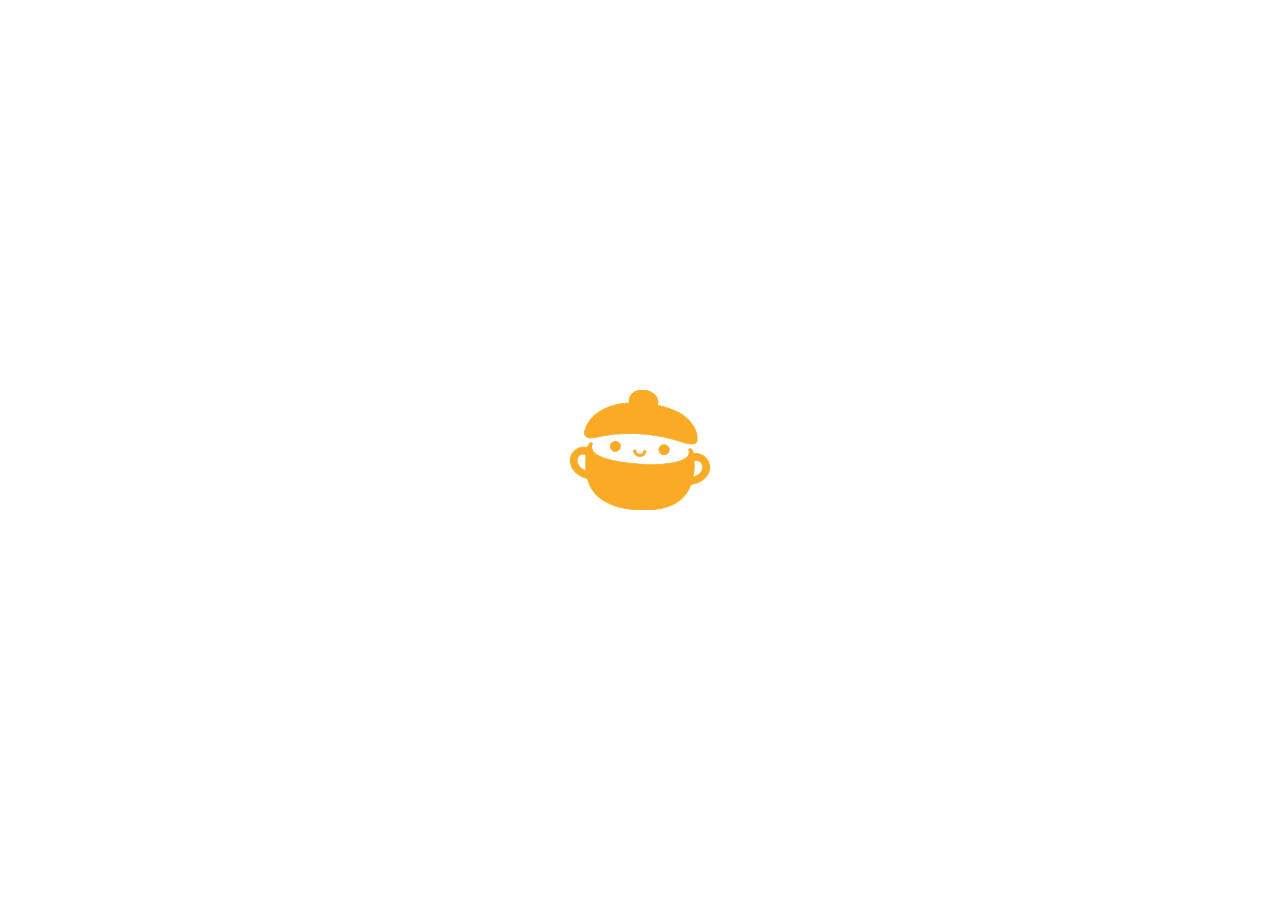
<file: index.html>
<!doctype html>
<html lang="es">
<head>
  <meta charset="utf-8">
  <meta name="viewport" content="width=device-width, initial-scale=1">
  <meta name="apple-mobile-web-app-capable" content="yes">

  <title>Milpa - Splash</title>
  <link rel="stylesheet" href="https://cdn.jsdelivr.net/npm/bootstrap@5.3.8/dist/css/bootstrap.min.css">

  <link rel="stylesheet" href="css/base.css">
  <link rel="stylesheet" href="css/auth.css">
</head>

<body class="splash-body">
  <main class="splash-container">
    <img src="img/logo.png" alt="Logo" class="splash-logo">
  </main>

  <script src="js/splash.js"></script>
</body>
</html>
</file>
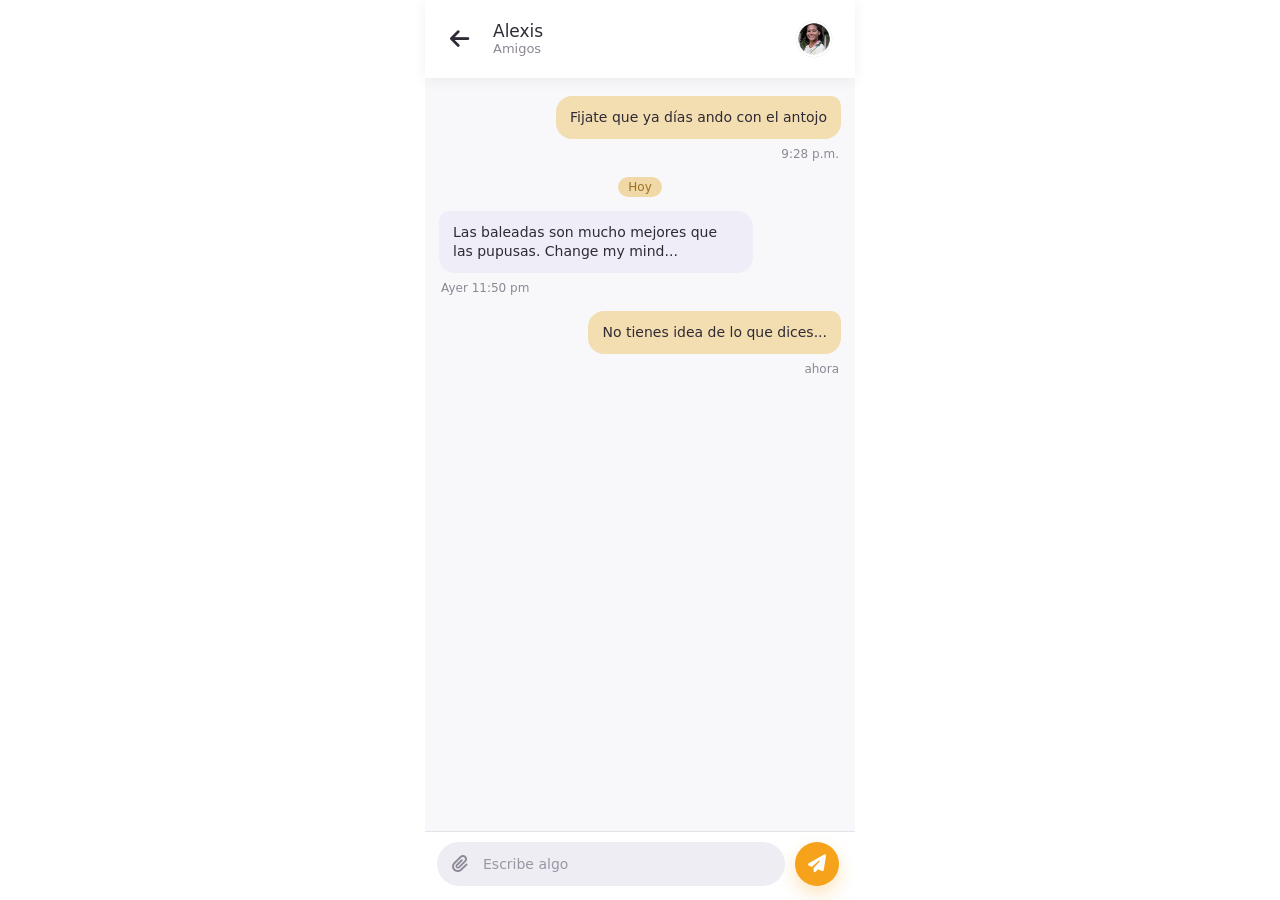
<file: chat-room.html>
<!doctype html>
<html lang="es">
<head>
  <meta charset="utf-8">
  <meta name="viewport" content="width=device-width, initial-scale=1">
  <meta name="apple-mobile-web-app-capable" content="yes">

  <title>Milpa - Chat</title>

  <link rel="stylesheet" href="https://cdn.jsdelivr.net/npm/bootstrap@5.3.8/dist/css/bootstrap.min.css">
  <link rel="stylesheet" href="https://cdnjs.cloudflare.com/ajax/libs/font-awesome/6.5.2/css/all.min.css">

  <link rel="stylesheet" href="css/base.css">
  <link rel="stylesheet" href="css/chat-room.css">
</head>

<body class="bg-white app-body">

  <div class="app-screen chat-room-screen">

    <nav class="chat-room-topbar">
      <button class="chat-room-back" type="button" onclick="window.location.href='chat.html'" aria-label="Volver">
        <i class="fa-solid fa-arrow-left"></i>
      </button>

      <div class="chat-room-user">
        <h1 class="chat-room-name">Alexis</h1>
        <p class="chat-room-status">Amigos</p>
      </div>

      <img src="img/user1.png" alt="Alexis" class="chat-room-avatar">
    </nav>

    <main class="chat-room-messages" id="messagesContainer">

      <div class="message-row message-row-out">
        <div class="message-bubble message-bubble-out">
          Fijate que ya días ando con el antojo
        </div>
      </div>
      <div class="message-time message-time-out">9:28 p.m.</div>

      <div class="message-day">Hoy</div>

      <div class="message-row message-row-in">
        <div class="message-bubble message-bubble-in">
          Las baleadas son mucho mejores que las pupusas. Change my mind...
        </div>
      </div>
      <div class="message-time message-time-in">Ayer 11:50 pm</div>

      <div class="message-row message-row-out">
        <div class="message-bubble message-bubble-out">
          No tienes idea de lo que dices...
        </div>
      </div>
      <div class="message-time message-time-out">ahora</div>

    </main>

    <div class="chat-room-inputbar">
      <div class="chat-room-inputwrap">
        <button type="button" class="chat-room-attach" aria-label="Adjuntar">
          <i class="fa-solid fa-paperclip"></i>
        </button>

        <input
          type="text"
          id="chatInput"
          class="chat-room-input"
          placeholder="Escribe algo">

      </div>

      <button type="button" id="sendBtn" class="chat-room-send" aria-label="Enviar">
        <i class="fa-solid fa-paper-plane"></i>
      </button>
    </div>

  </div>

  <script src="js/chat-room.js"></script>
</body>
</html>
</file>
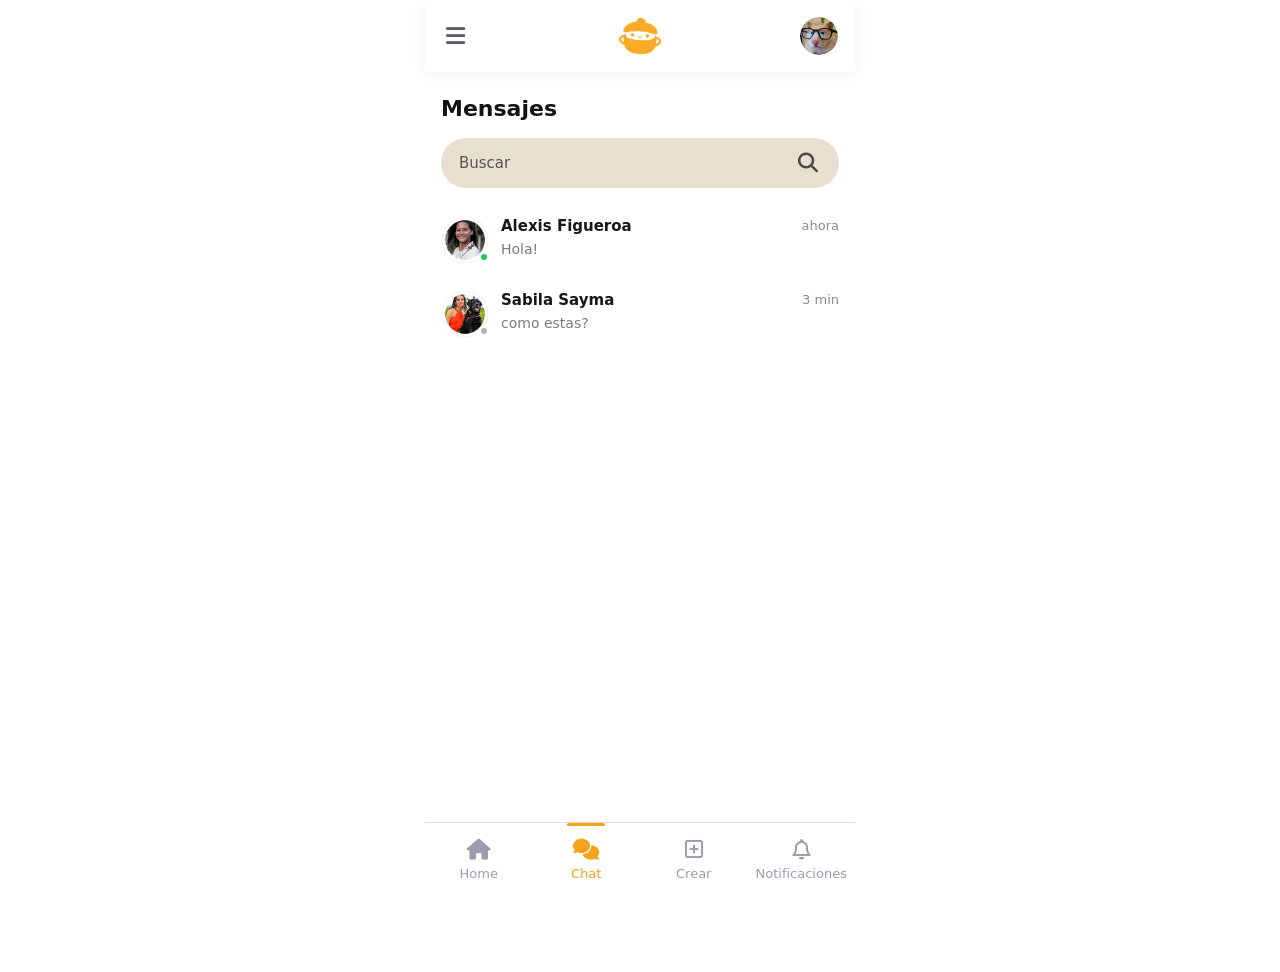
<file: chat.html>
<!doctype html>
<html lang="es">
<head>
  <meta charset="utf-8">
  <meta name="viewport" content="width=device-width, initial-scale=1">
  <meta name="apple-mobile-web-app-capable" content="yes">

  <title>Milpa - Chat</title>


  <link rel="stylesheet" href="https://cdn.jsdelivr.net/npm/bootstrap@5.3.8/dist/css/bootstrap.min.css">
  <link rel="stylesheet" href="https://cdnjs.cloudflare.com/ajax/libs/font-awesome/6.5.2/css/all.min.css">
  <link rel="stylesheet" href="css/base.css">
  <link rel="stylesheet" href="css/chat.css">
</head>

<body class="bg-white app-body">

  <div class="app-screen home-screen">

<!-- barra de arriba el menu el logo y pfp -->
<nav class="home-topbar">

  <button class="icon-btn" type="button"
          data-bs-toggle="offcanvas"
          data-bs-target="#milpaMenu"
          aria-label="Abrir menú">

    <i class="fa-solid fa-bars"></i>

  </button>


  <a href="home.html"
     class="home-logo-link"
     aria-label="Inicio">

    <img src="img/logo.png"
         alt="Milpa"
         class="home-logo">

  </a>


  <button class="avatar-btn"
          type="button"
          onclick="window.location.href='profile.html'">

    <img src="img/avatar.png"
         alt="Perfil"
         class="home-avatar">

  </button>

</nav>

<!-- hmb de la izq-->
<div class="offcanvas offcanvas-start milpa-offcanvas" tabindex="-1" id="milpaMenu" aria-labelledby="milpaMenuLabel">
  <div class="offcanvas-header milpa-sidebar-header">
    <div class="milpa-sidebar-brand">
      <img src="img/logo.png" alt="Milpa" class="milpa-sidebar-logo">
      <span class="milpa-sidebar-title">milpa</span>
    </div>
  </div>

  <div class="offcanvas-body milpa-sidebar-body">
    <a href="profile.html" class="sidebar-link">
      <i class="fa-regular fa-user"></i>
      <span>Perfil</span>
    </a>

    <a href="settings.html" class="sidebar-link">
      <i class="fa-solid fa-gear"></i>
      <span>Ajustes</span>
    </a>
  </div>
</div>

    <!-- Chats -->
    <main class="chat-page">
      <section class="chat-header-block">
        <h1 class="chat-title">Mensajes</h1>

        <div class="chat-search">
          <input type="text" placeholder="Buscar" aria-label="Buscar chat">
          <button type="button" aria-label="Buscar">
            <i class="fa-solid fa-magnifying-glass"></i>
          </button>
        </div>
      </section>

      <section class="chat-list">

        <!-- Chat 1 -->
        <article class="chat-item">
          <button type="button" class="chat-item-btn" onclick="window.location.href='chat-room.html'">
            <div class="chat-avatar-wrap">
              <img src="img/user1.png" alt="Alexis Figueroa" class="chat-avatar">
              <span class="chat-status online"></span>
            </div>

            <div class="chat-info">
              <div class="chat-row-top">
                <h2 class="chat-name">Alexis Figueroa</h2>
                <span class="chat-time">ahora</span>
              </div>

              <div class="chat-row-bottom">
                <p class="chat-preview">Hola!</p>
              </div>
            </div>
          </button>
        </article>

        <!-- Chat 2 -->
        <article class="chat-item">
          <button type="button" class="chat-item-btn">
            <div class="chat-avatar-wrap">
              <img src="img/user2.png" alt="Sabila Sayma" class="chat-avatar">
              <span class="chat-status offline"></span>
            </div>

            <div class="chat-info">
              <div class="chat-row-top">
                <h2 class="chat-name">Sabila Sayma</h2>
                <span class="chat-time">3 min</span>
              </div>

              <div class="chat-row-bottom">
                <p class="chat-preview">como estas?</p>
              </div>
            </div>
          </button>
        </article>

      </section>
    </main>


   <!-- Barra de nav -->
    <nav class="bottom-nav">
      <a href="home.html" class="bottom-nav-link" data-page="home">
        <i class="fa-solid fa-house"></i>
        <span>Home</span>
      </a>

      <a href="chat.html" class="bottom-nav-link" data-page="chat">
        <i class="fa-solid fa-comments"></i>
        <span>Chat</span>
      </a>

      <a href="create.html" class="bottom-nav-link" data-page="create">
        <i class="fa-regular fa-square-plus"></i>
        <span>Crear</span>
      </a>

      <a href="notifications.html" class="bottom-nav-link" data-page="notifications">
        <i class="fa-regular fa-bell"></i>
        <span>Notificaciones</span>
      </a>
    </nav>

  </div>

  <script src="https://cdn.jsdelivr.net/npm/bootstrap@5.3.8/dist/js/bootstrap.bundle.min.js"></script>
  <script src="js/home.js"></script>
</body>
</html>
</file>
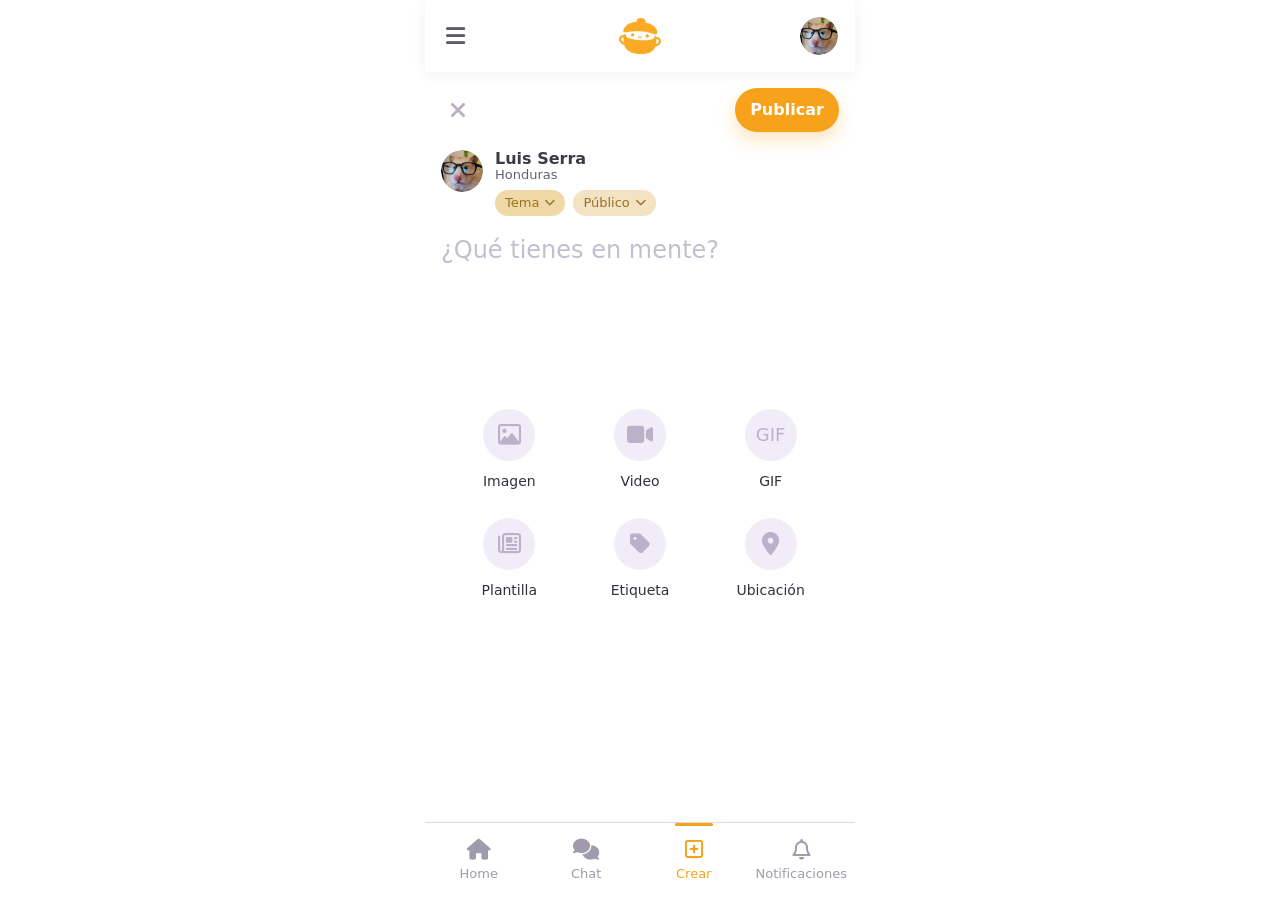
<file: create.html>
<!doctype html>
<html lang="es">
<head>
  <meta charset="utf-8">
  <meta name="viewport" content="width=device-width, initial-scale=1">
  <meta name="apple-mobile-web-app-capable" content="yes">

  <title>Milpa - Crear</title>

  <link rel="stylesheet" href="https://cdn.jsdelivr.net/npm/bootstrap@5.3.8/dist/css/bootstrap.min.css">
  <link rel="stylesheet" href="https://cdnjs.cloudflare.com/ajax/libs/font-awesome/6.5.2/css/all.min.css">
  <link rel="stylesheet" href="css/base.css">
  <link rel="stylesheet" href="css/create.css">
</head>

<body class="bg-white app-body">

  <div class="app-screen home-screen">

    <!-- barra de arriba -->
    <nav class="home-topbar">

      <button class="icon-btn" type="button"
              data-bs-toggle="offcanvas"
              data-bs-target="#milpaMenu"
              aria-label="Abrir menú">
        <i class="fa-solid fa-bars"></i>
      </button>

      <a href="home.html" class="home-logo-link" aria-label="Inicio">
        <img src="img/logo.png" alt="Milpa" class="home-logo">
      </a>

      <button class="avatar-btn" type="button" onclick="window.location.href='profile.html'">
        <img src="img/avatar.png" alt="Perfil" class="home-avatar">
      </button>

    </nav>


    <div class="offcanvas offcanvas-start milpa-offcanvas" tabindex="-1" id="milpaMenu" aria-labelledby="milpaMenuLabel">
      <div class="offcanvas-header milpa-sidebar-header">
        <div class="milpa-sidebar-brand">
          <img src="img/logo.png" alt="Milpa" class="milpa-sidebar-logo">
          <span class="milpa-sidebar-title">milpa</span>
        </div>
      </div>

      <div class="offcanvas-body milpa-sidebar-body">
        <a href="profile.html" class="sidebar-link">
          <i class="fa-regular fa-user"></i>
          <span>Perfil</span>
        </a>

        <a href="settings.html" class="sidebar-link">
          <i class="fa-solid fa-gear"></i>
          <span>Ajustes</span>
        </a>
      </div>
    </div>

    <!-- crear el contenido -->
    <main class="create-page">
      <div class="create-top-actions">
        <button type="button" class="create-close-btn" aria-label="Cerrar" onclick="window.location.href='home.html'">
          <i class="fa-solid fa-xmark"></i>
        </button>

        <button type="button" class="btn create-publish-btn" id="publishBtn">
          Publicar
        </button>
      </div>

      <section class="create-user-block">
        <img src="img/avatar.png" alt="Maria Fernanda" class="create-user-avatar">

        <div class="create-user-info">
          <h1 class="create-user-name">Luis Serra</h1>
          <p class="create-user-country">Honduras</p>

          <div class="create-chips">
            <button type="button" class="create-chip">
              Tema <i class="fa-solid fa-chevron-down"></i>
            </button>

            <button type="button" class="create-chip create-chip-light">
              Público <i class="fa-solid fa-chevron-down"></i>
            </button>
          </div>
        </div>
      </section>

      <section class="create-input-block">
        <textarea id="postText" class="create-textarea" placeholder="¿Qué tienes en mente?"></textarea>
      </section>

      <section class="create-tools-grid">
        <button type="button" class="create-tool" id="addImageBtn">
          <span class="create-tool-icon"><i class="fa-regular fa-image"></i></span>
          <span class="create-tool-label">Imagen</span>
        </button>

        <button type="button" class="create-tool">
          <span class="create-tool-icon"><i class="fa-solid fa-video"></i></span>
          <span class="create-tool-label">Video</span>
        </button>

        <button type="button" class="create-tool">
          <span class="create-tool-icon create-tool-text">GIF</span>
          <span class="create-tool-label">GIF</span>
        </button>

        <button type="button" class="create-tool">
          <span class="create-tool-icon"><i class="fa-regular fa-newspaper"></i></span>
          <span class="create-tool-label">Plantilla</span>
        </button>

        <button type="button" class="create-tool">
          <span class="create-tool-icon"><i class="fa-solid fa-tag"></i></span>
          <span class="create-tool-label">Etiqueta</span>
        </button>

        <button type="button" class="create-tool">
          <span class="create-tool-icon"><i class="fa-solid fa-location-dot"></i></span>
          <span class="create-tool-label">Ubicación</span>
        </button>
      </section>
    </main>

    <!-- barra de nav -->
    <nav class="bottom-nav">
      <a href="home.html" class="bottom-nav-link" data-page="home">
        <i class="fa-solid fa-house"></i>
        <span>Home</span>
      </a>

      <a href="chat.html" class="bottom-nav-link" data-page="chat">
        <i class="fa-solid fa-comments"></i>
        <span>Chat</span>
      </a>

      <a href="create.html" class="bottom-nav-link" data-page="create">
        <i class="fa-regular fa-square-plus"></i>
        <span>Crear</span>
      </a>

      <a href="notifications.html" class="bottom-nav-link" data-page="notifications">
        <i class="fa-regular fa-bell"></i>
        <span>Notificaciones</span>
      </a>
    </nav>

  </div>

  <script src="https://cdn.jsdelivr.net/npm/bootstrap@5.3.8/dist/js/bootstrap.bundle.min.js"></script>
  <script src="js/home.js"></script>
  <script src="js/create.js"></script>
</body>
</html>
</file>
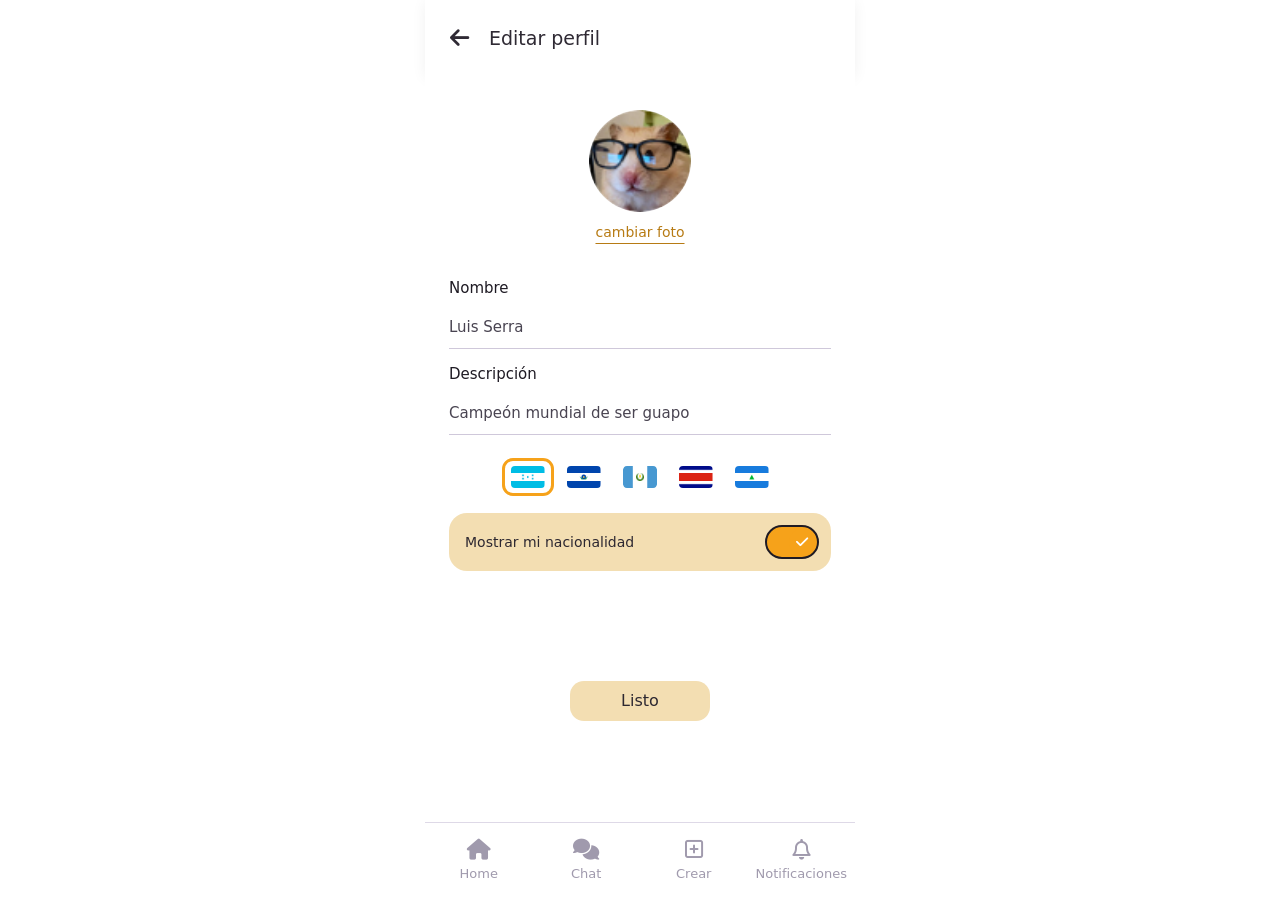
<file: edit-profile.html>
<!doctype html>
<html lang="es">
<head>
  <meta charset="utf-8">
  <meta name="viewport" content="width=device-width, initial-scale=1">
  <meta name="apple-mobile-web-app-capable" content="yes">

  <title>Milpa - Editar perfil</title>

  <link rel="stylesheet" href="https://cdn.jsdelivr.net/npm/bootstrap@5.3.8/dist/css/bootstrap.min.css">
  <link rel="stylesheet" href="https://cdnjs.cloudflare.com/ajax/libs/font-awesome/6.5.2/css/all.min.css">

  <link rel="stylesheet" href="css/base.css">
  <link rel="stylesheet" href="css/edit-profile.css">
</head>

<body class="bg-white app-body">

  <div class="app-screen home-screen">

    <nav class="edit-topbar">
      <button class="edit-back-btn" type="button" onclick="window.location.href='profile.html'" aria-label="Volver">
        <i class="fa-solid fa-arrow-left"></i>
      </button>

      <h1 class="edit-title">Editar perfil</h1>
    </nav>

    <main class="edit-profile-page">

      <!-- fotito -->
      <section class="edit-photo-section">
        <img src="img/avatar.png" alt="Foto de perfil" class="edit-profile-avatar">

        <button type="button" class="edit-photo-link">
          cambiar foto
        </button>
      </section>

      <!-- form -->
      <section class="edit-form-section">

        <div class="edit-field">
          <label for="editName">Nombre</label>
          <input id="editName" type="text" value="Luis Serra">
        </div>

        <div class="edit-field">
          <label for="editDescription">Descripción</label>
          <input id="editDescription" type="text" value="Campeón mundial de ser guapo">
        </div>

      </section>

  <!-- banderas -->

      <section class="edit-flags-section">
<button class="flag-btn active">
  <img src="img/flags/hn.png" class="flag-img">
</button>

<button class="flag-btn">
  <img src="img/flags/sv.png" class="flag-img">
</button>

<button class="flag-btn">
  <img src="img/flags/gt.png" class="flag-img">
</button>

<button class="flag-btn">
  <img src="img/flags/cr.png" class="flag-img">
</button>

<button class="flag-btn">
  <img src="img/flags/nc.png" class="flag-img">
</button>
</section>

<!-- mostrar nacionalidad -->
<section class="edit-nationality-card">
  <div class="edit-nationality-left">
    <span class="edit-nationality-text">Mostrar mi nacionalidad</span>
  </div>

  <button type="button"
          class="edit-toggle-btn active"
          id="nationalityToggle"
          aria-label="Activar o desactivar mostrar nacionalidad">
    <span class="edit-toggle-circle">
      <i class="fa-solid fa-check"></i>
    </span>
  </button>
</section>

      <!-- botón listo-->
      <div class="edit-submit-wrap">
        <button type="button" class="edit-submit-btn" onclick="window.location.href='profile.html'">
          Listo
        </button>
      </div>

    </main>

    <!-- navbar -->
    <nav class="bottom-nav">
      <a href="home.html" class="bottom-nav-link" data-page="home">
        <i class="fa-solid fa-house"></i>
        <span>Home</span>
      </a>

      <a href="chat.html" class="bottom-nav-link" data-page="chat">
        <i class="fa-solid fa-comments"></i>
        <span>Chat</span>
      </a>

      <a href="create.html" class="bottom-nav-link" data-page="create">
        <i class="fa-regular fa-square-plus"></i>
        <span>Crear</span>
      </a>

      <a href="notifications.html" class="bottom-nav-link" data-page="notifications">
        <i class="fa-regular fa-bell"></i>
        <span>Notificaciones</span>
      </a>
    </nav>

  </div>

  <script src="https://cdn.jsdelivr.net/npm/bootstrap@5.3.8/dist/js/bootstrap.bundle.min.js"></script>
  <script src="js/home.js"></script>
  <script src="js/edit-profile.js"></script>
</body>
</html>
</file>
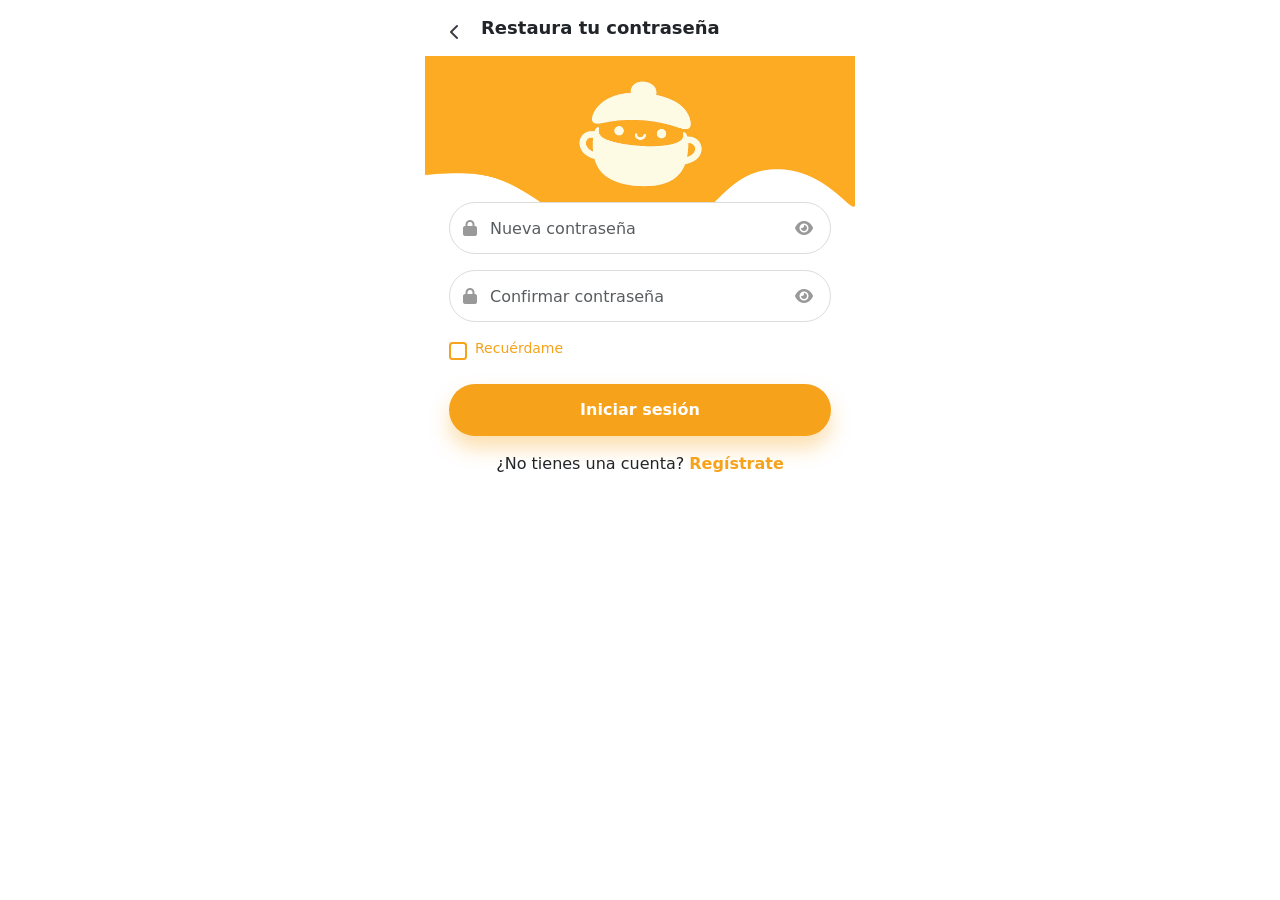
<file: forgot.html>
<!doctype html>
<html lang="es">
<head>
  <meta charset="utf-8">
  <meta name="viewport" content="width=device-width, initial-scale=1">
  <meta name="apple-mobile-web-app-capable" content="yes">

  <title>Milpa - Restaurar contraseña</title>

  <link rel="stylesheet" href="https://cdn.jsdelivr.net/npm/bootstrap@5.3.8/dist/css/bootstrap.min.css">


  <link rel="stylesheet" href="https://cdnjs.cloudflare.com/ajax/libs/font-awesome/6.5.2/css/all.min.css">


  <link rel="stylesheet" href="css/base.css">
  <link rel="stylesheet" href="css/auth.css">
</head>

<body class="bg-white">
  <div class="app-screen">

   
    <div class="topbar topbar-left">
      <a href="login.html" class="back-btn" aria-label="Volver">
        <i class="fa-solid fa-chevron-left"></i>
      </a>

      <h1 class="top-title top-title-left">Restaura tu contraseña</h1>
    </div>

    <header class="header-image">
      <img src="img/logo-white.png" alt="Header Milpa" class="header-image__img">
    </header>

   
    <main class="px-4 pb-4 form-overlap">
      <form class="mt-3" onsubmit="return false;">

<div class="milpa-input mb-3">
  <span class="milpa-icon"><i class="fa-solid fa-lock"></i></span>
  <input id="newPassword" type="password" class="form-control milpa-control" placeholder="Nueva contraseña" required>

  <button class="milpa-eye" type="button"
          onclick="togglePassword('newPassword','toggleIconNew')"
          aria-label="Mostrar u ocultar contraseña">
    <i class="fa-solid fa-eye" id="toggleIconNew"></i>
  </button>
</div>

<div class="milpa-input mb-3">
  <span class="milpa-icon"><i class="fa-solid fa-lock"></i></span>
  <input id="confirmPassword" type="password" class="form-control milpa-control" placeholder="Confirmar contraseña" required>

  <button class="milpa-eye" type="button"
          onclick="togglePassword('confirmPassword','toggleIconConfirm')"
          aria-label="Mostrar u ocultar contraseña">
    <i class="fa-solid fa-eye" id="toggleIconConfirm"></i>
  </button>
</div>

        <div class="d-flex align-items-center gap-2 mb-4 milpa-check">
          <input class="form-check-input milpa-checkbox" type="checkbox" id="rememberMe">
          <label class="form-check-label" for="rememberMe">Recuérdame</label>
        </div>

        <button type="button" class="btn milpa-btn w-100 mb-3" onclick="window.location.href='home.html'">
          Iniciar sesión
        </button>

        <p class="text-center milpa-muted mb-3">
          ¿No tienes una cuenta? <a href="register.html" class="milpa-link fw-semibold">Regístrate</a>
        </p>

      </form>
    </main>

  </div>

  <script src="https://cdn.jsdelivr.net/npm/bootstrap@5.3.8/dist/js/bootstrap.bundle.min.js"></script>
  <script src="js/togglePassword.js"></script>
  
</body>
</html>
</file>
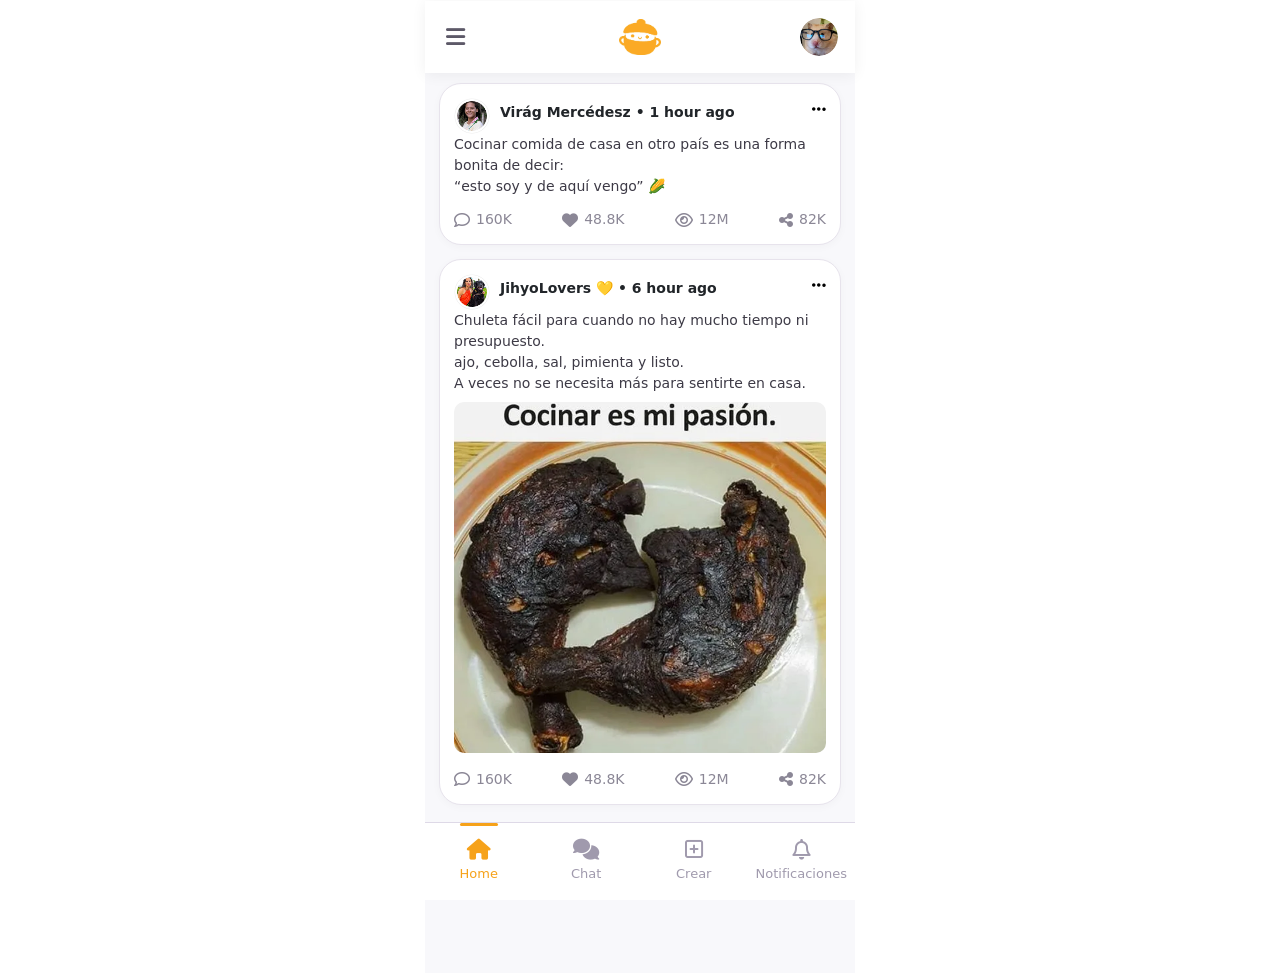
<file: home.html>
<!doctype html>
<html lang="es">
<head>
  <meta charset="utf-8">
  <meta name="viewport" content="width=device-width, initial-scale=1">
  <meta name="apple-mobile-web-app-capable" content="yes">

  <title>Milpa - Home</title>

  <link rel="stylesheet" href="https://cdn.jsdelivr.net/npm/bootstrap@5.3.8/dist/css/bootstrap.min.css">
  <link rel="stylesheet" href="https://cdnjs.cloudflare.com/ajax/libs/font-awesome/6.5.2/css/all.min.css">
  <link rel="stylesheet" href="css/base.css">
  <link rel="stylesheet" href="css/home.css">
</head>

<body class="bg-white app-body">


  <section class="pull-to-refresh">
    <div class="spinner-border spinner-border-sm text-warning" role="status"></div>
  </section>

  <div class="app-screen home-screen">


<!-- barra de arriba el menu el logo y pfp -->
<nav class="home-topbar">

  <button class="icon-btn" type="button"
          data-bs-toggle="offcanvas"
          data-bs-target="#milpaMenu"
          aria-label="Abrir menú">

    <i class="fa-solid fa-bars"></i>

  </button>

  <a href="home.html"
     class="home-logo-link"
     aria-label="Inicio">
    <img src="img/logo.png"
         alt="Milpa"
         class="home-logo">
  </a>

  <button class="avatar-btn"
          type="button"
          onclick="window.location.href='profile.html'">

    <img src="img/avatar.png"
         alt="Perfil"
         class="home-avatar">
  </button>
</nav>


<!-- hmb de la izq-->
<div class="offcanvas offcanvas-start milpa-offcanvas" tabindex="-1" id="milpaMenu" aria-labelledby="milpaMenuLabel">
  <div class="offcanvas-header milpa-sidebar-header">
    <div class="milpa-sidebar-brand">
      <img src="img/logo.png" alt="Milpa" class="milpa-sidebar-logo">
      <span class="milpa-sidebar-title">milpa</span>
    </div>
  </div>

  <div class="offcanvas-body milpa-sidebar-body">
    <a href="profile.html" class="sidebar-link">
      <i class="fa-regular fa-user"></i>
      <span>Perfil</span>
    </a>

    <a href="settings.html" class="sidebar-link">
      <i class="fa-solid fa-gear"></i>
      <span>Ajustes</span>
    </a>
  </div>
</div>

<!--el Feed -->
    <main class="home-content">

<!-- post que se crea -->
      <div id="newPostContainer"></div>

<!--post 1 -->
      <article class="post-card">
        <div class="post-header">
          <div class="post-user">
            <img src="img/user1.png" alt="Virág Mercédesz" class="post-avatar">
            <div>
              <h2 class="post-name">Virág Mercédesz <span class="post-time">• 1 hour ago</span></h2>
            </div>
          </div>


          <button class="post-menu-btn" type="button" aria-label="Más opciones">
            <i class="fa-solid fa-ellipsis"></i>
          </button>
        </div>

        <p class="post-text">
          Cocinar comida de casa en otro país es una forma bonita de decir:
          <br>“esto soy y de aquí vengo” 🌽
        </p>

        <div class="post-actions">
          <button class="post-action" type="button">
            <i class="fa-regular fa-comment"></i>
            <span>160K</span>
          </button>

          <button class="post-action like-btn" type="button">
            <i class="fa-solid fa-heart"></i>
            <span>48.8K</span>
          </button>

          <button class="post-action" type="button">
            <i class="fa-regular fa-eye"></i>
            <span>12M</span>
          </button>

          <button class="post-action" type="button">
            <i class="fa-solid fa-share-nodes"></i>
            <span>82K</span>
          </button>
        </div>
      </article>

    <!-- Post 2 -->
      <article class="post-card">
        <div class="post-header">
          <div class="post-user">
            <img src="img/user2.png" alt="JihyoLovers" class="post-avatar">
            <div>
              <h2 class="post-name">JihyoLovers 💛 <span class="post-time">• 6 hour ago</span></h2>
            </div>
          </div>

          <button class="post-menu-btn" type="button" aria-label="Más opciones">
            <i class="fa-solid fa-ellipsis"></i>
          </button>
        </div>

        <p class="post-text">
          Chuleta fácil para cuando no hay mucho tiempo ni presupuesto.
          <br>ajo, cebolla, sal, pimienta y listo.
          <br>A veces no se necesita más para sentirte en casa.
        </p>

        <img src="img/post-food.png" alt="Comida casera" class="post-image">

        <div class="post-actions">
          <button class="post-action" type="button">
            <i class="fa-regular fa-comment"></i>
            <span>160K</span>
          </button>

          <button class="post-action like-btn" type="button">
            <i class="fa-solid fa-heart"></i>
            <span>48.8K</span>
          </button>

          <button class="post-action" type="button">
            <i class="fa-regular fa-eye"></i>
            <span>12M</span>
          </button>

          <button class="post-action" type="button">
            <i class="fa-solid fa-share-nodes"></i>
            <span>82K</span>
          </button>
        </div>
      </article>

    </main>

    <!-- Barra de nav -->
    <nav class="bottom-nav">
      <a href="home.html" class="bottom-nav-link" data-page="home">
        <i class="fa-solid fa-house"></i>
        <span>Home</span>
      </a>

      <a href="chat.html" class="bottom-nav-link" data-page="chat">
        <i class="fa-solid fa-comments"></i>
        <span>Chat</span>
      </a>

      <a href="create.html" class="bottom-nav-link" data-page="create">
        <i class="fa-regular fa-square-plus"></i>
        <span>Crear</span>
      </a>

      <a href="notifications.html" class="bottom-nav-link" data-page="notifications">
        <i class="fa-regular fa-bell"></i>
        <span>Notificaciones</span>
      </a>
    </nav>

  </div>

  <script src="https://cdn.jsdelivr.net/npm/bootstrap@5.3.8/dist/js/bootstrap.bundle.min.js"></script>
  <script src="js/home.js"></script>
  <script src="js/pullToRefresh.js"></script>
</body>
</html>
</file>
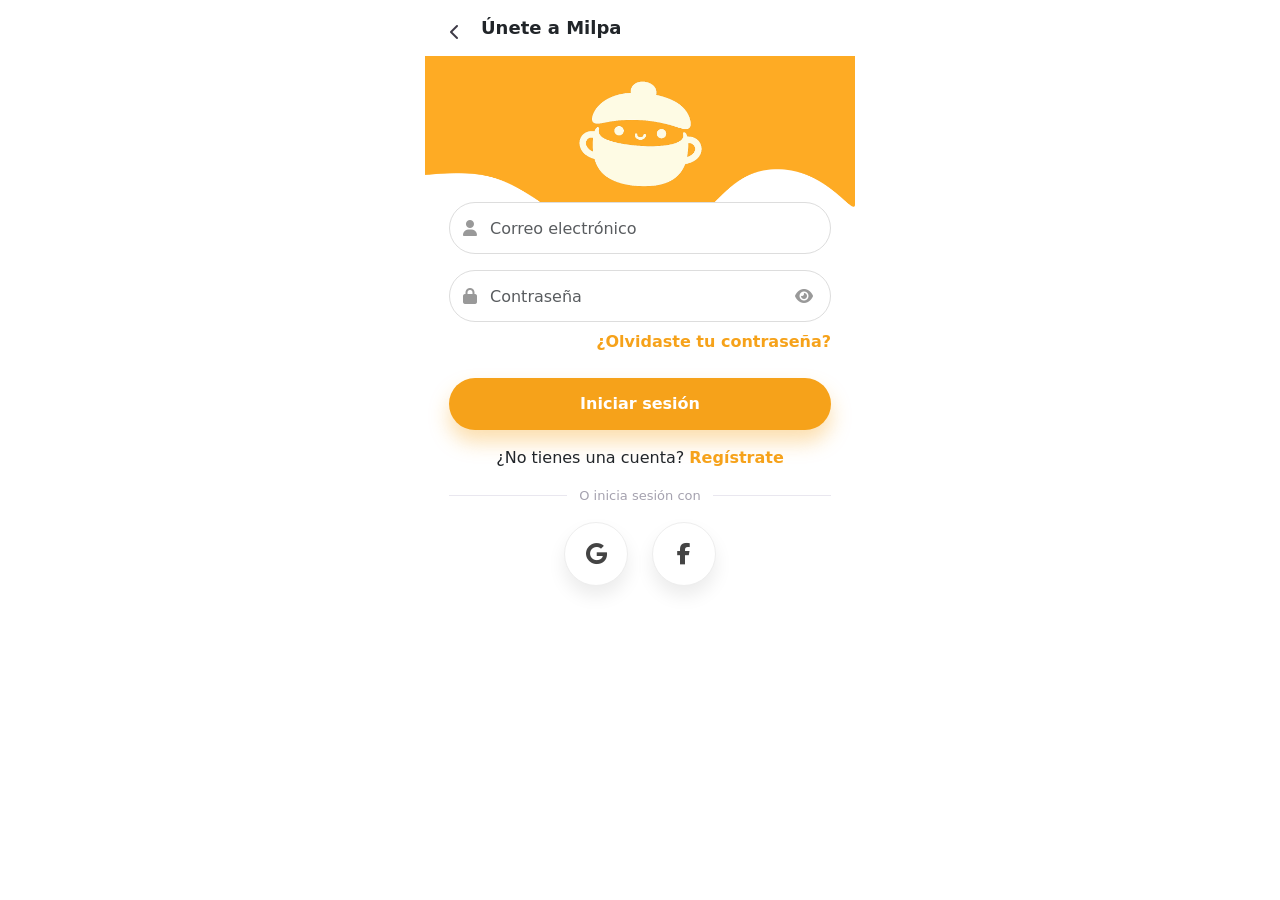
<file: login.html>
<!doctype html>
<html lang="es">
<head>
  <meta charset="utf-8">
  <meta name="viewport" content="width=device-width, initial-scale=1">
  <meta name="apple-mobile-web-app-capable" content="yes">

  <title>Milpa- Login</title>

  <link rel="stylesheet" href="https://cdn.jsdelivr.net/npm/bootstrap@5.3.8/dist/css/bootstrap.min.css">
  <link rel="stylesheet" href="https://cdnjs.cloudflare.com/ajax/libs/font-awesome/6.5.2/css/all.min.css">
  <link rel="stylesheet" href="css/base.css">
  <link rel="stylesheet" href="css/auth.css">
</head>

<body class="bg-white">
  <div class="app-screen">


    <div class="topbar">
      <a href="index.html" class="back-btn" aria-label="Volver">
        <i class="fa-solid fa-chevron-left"></i>
      </a>

      <h1 class="top-title">Únete a Milpa</h1>
      <div class="topbar-spacer"></div>
    </div>

    <header class="header-image">
      <img src="img/logo-white.png" alt="Header Milpa" class="header-image__img">
    </header>


    <main class="px-4 pb-4 form-overlap">

      <form class="mt-3" onsubmit="return false;">

        
        <div class="milpa-input mb-3">
          <span class="milpa-icon"><i class="fa-solid fa-user"></i></span>
          <input type="email" class="form-control milpa-control" placeholder="Correo electrónico" required>
        </div>

       
        <div class="milpa-input mb-2">
          <span class="milpa-icon"><i class="fa-solid fa-lock"></i></span>
          <input id="myPassword" type="password" class="form-control milpa-control" placeholder="Contraseña" required>

<button class="milpa-eye" type="button"
        onclick="togglePassword('myPassword','toggleIcon')"
        aria-label="Mostrar u ocultar contraseña">
  <i class="fa-solid fa-eye" id="toggleIcon"></i>
</button>
        </div>

        <div class="text-end mb-4">
          <a href="forgot.html" class="milpa-link">¿Olvidaste tu contraseña?</a>
        </div>

        <button type="button" class="btn milpa-btn w-100 mb-3" onclick="window.location.href='home.html'">
          Iniciar sesión
        </button>

        <p class="text-center milpa-muted mb-3">
          ¿No tienes una cuenta? <a href="register.html" class="milpa-link fw-semibold">Regístrate</a>
        </p>

        <div class="milpa-divider my-3">
          <span>O inicia sesión con</span>
        </div>

        <div class="d-flex justify-content-center gap-4 mt-3">
          <button type="button" class="social-btn" aria-label="Google">
            <i class="fa-brands fa-google"></i>
          </button>

          <button type="button" class="social-btn" aria-label="Facebook">
            <i class="fa-brands fa-facebook-f"></i>
          </button>
        </div>

      </form>
    </main>

  </div>

  <script src="https://cdn.jsdelivr.net/npm/bootstrap@5.3.8/dist/js/bootstrap.bundle.min.js"></script>
  <script src="js/togglePassword.js"></script>

</body>
</html>
</file>
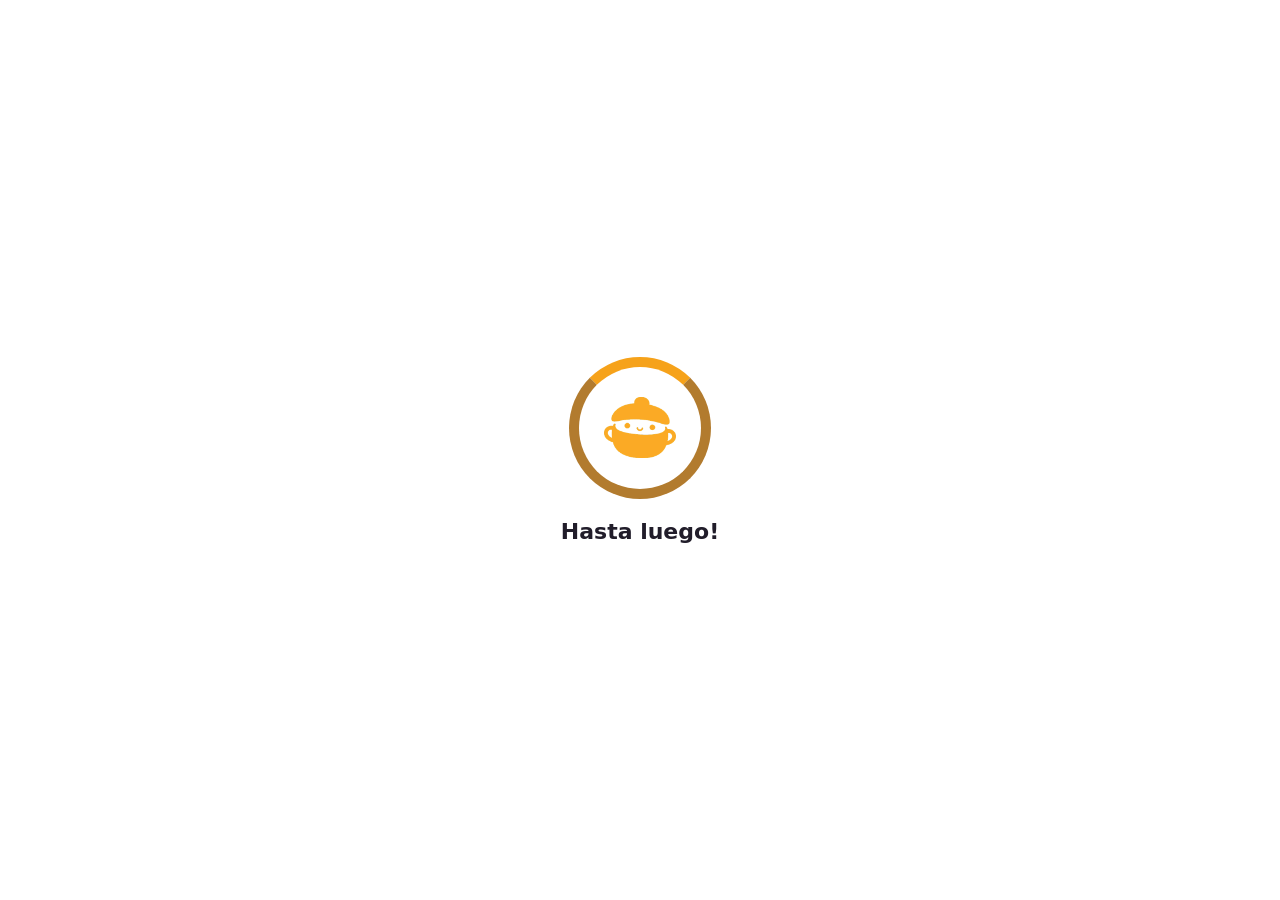
<file: logout.html>
<!doctype html>
<html lang="es">
<head>
  <meta charset="utf-8">
  <meta name="viewport" content="width=device-width, initial-scale=1">
  <meta name="apple-mobile-web-app-capable" content="yes">

  <title>Milpa - Hasta luego</title>

  <link rel="stylesheet" href="css/base.css">



  <!-- Paginita de logout y carga al cerrar sesion-->
  <style>
    .logout-page{
      min-height: 100vh;
      background: #fff;
      display: flex;
      flex-direction: column;
      align-items: center;
      justify-content: center;
      text-align: center;
      padding: 24px;
    }

    .logout-ring{
      width: 142px;
      height: 142px;
      border-radius: 999px;
      border: 10px solid #b27b2e;
      border-top-color: var(--milpa-orange);
      display: flex;
      align-items: center;
      justify-content: center;
      margin-bottom: 20px;
      animation: spinRing 1.2s linear infinite;
    }

    .logout-ring img{
      width: 72px;
      height: 72px;
      object-fit: contain;
    }

    .logout-text{
      margin: 0;
      font-size: 22px;
      font-weight: 800;
      color: #211d2a;
    }

    @keyframes spinRing{
      from{ transform: rotate(0deg); }
      to{ transform: rotate(360deg); }
    }
  </style>
</head>

<body>

  <main class="logout-page">
    <div class="logout-ring">
      <img src="img/logo.png" alt="Milpa">
    </div>

    <h1 class="logout-text">Hasta luego!</h1>
  </main>

  <script>
    setTimeout(() => {
      window.location.href = "login.html";
    }, 2500);
  </script>
</body>
</html>
</file>
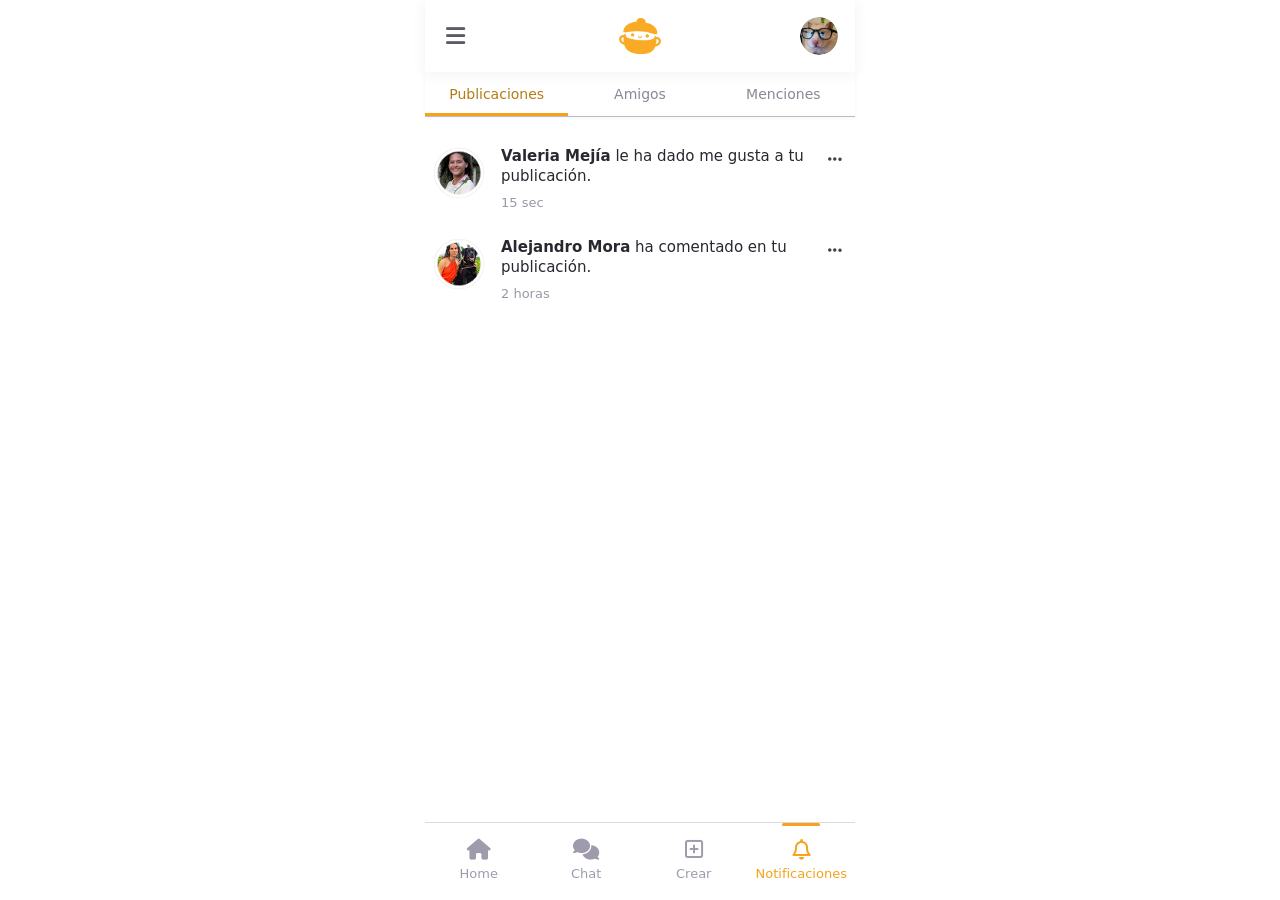
<file: notifications.html>
<!doctype html>
<html lang="es">
<head>
  <meta charset="utf-8">
  <meta name="viewport" content="width=device-width, initial-scale=1">
  <meta name="apple-mobile-web-app-capable" content="yes">

  <title>Milpa - Notificaciones</title>

  <link rel="stylesheet" href="https://cdn.jsdelivr.net/npm/bootstrap@5.3.8/dist/css/bootstrap.min.css">
  <link rel="stylesheet" href="https://cdnjs.cloudflare.com/ajax/libs/font-awesome/6.5.2/css/all.min.css">
  <link rel="stylesheet" href="css/base.css">
  <link rel="stylesheet" href="css/notifications.css">
</head>

<body class="bg-white app-body">

  <div class="app-screen home-screen">

    <!-- barra de arriba -->
    <nav class="home-topbar">
      <button class="icon-btn" type="button"
              data-bs-toggle="offcanvas"
              data-bs-target="#milpaMenu"
              aria-label="Abrir menú">
        <i class="fa-solid fa-bars"></i>
      </button>

      <a href="home.html" class="home-logo-link" aria-label="Inicio">
        <img src="img/logo.png" alt="Milpa" class="home-logo">
      </a>

      <button class="avatar-btn" type="button" onclick="window.location.href='profile.html'">
        <img src="img/avatar.png" alt="Perfil" class="home-avatar">
      </button>
    </nav>

    
    <div class="offcanvas offcanvas-start milpa-offcanvas" tabindex="-1" id="milpaMenu" aria-labelledby="milpaMenuLabel">
      <div class="offcanvas-header milpa-sidebar-header">
        <div class="milpa-sidebar-brand">
          <img src="img/logo.png" alt="Milpa" class="milpa-sidebar-logo">
          <span class="milpa-sidebar-title">milpa</span>
        </div>
      </div>

      <div class="offcanvas-body milpa-sidebar-body">
        <a href="profile.html" class="sidebar-link">
          <i class="fa-regular fa-user"></i>
          <span>Perfil</span>
        </a>

        <a href="settings.html" class="sidebar-link">
          <i class="fa-solid fa-gear"></i>
          <span>Ajustes</span>
        </a>
      </div>
    </div>

    <main class="notifications-page">

   
      <div class="notifications-tabs">
        <button type="button" class="notifications-tab active" data-tab="posts">Publicaciones</button>
        <button type="button" class="notifications-tab" data-tab="friends">Amigos</button>
        <button type="button" class="notifications-tab" data-tab="mentions">Menciones</button>
      </div>

     
      <section class="notifications-panel active" id="posts">

        <section class="notifications-list">

          <article class="notification-item">
            <button type="button" class="notification-btn">
              <img src="img/user1.png" alt="Valeria Mejía" class="notification-avatar">

              <div class="notification-info">
                <p class="notification-text">
                  <strong>Valeria Mejía</strong> le ha dado me gusta a tu publicación.
                </p>
                <span class="notification-time">15 sec</span>
              </div>

              <span class="notification-more">
                <i class="fa-solid fa-ellipsis"></i>
              </span>
            </button>
          </article>

          <article class="notification-item">
            <button type="button" class="notification-btn">
              <img src="img/user2.png" alt="Alejandro Mora" class="notification-avatar">

              <div class="notification-info">
                <p class="notification-text">
                  <strong>Alejandro Mora</strong> ha comentado en tu publicación.
                </p>
                <span class="notification-time">2 horas</span>
              </div>

              <span class="notification-more">
                <i class="fa-solid fa-ellipsis"></i>
              </span>
            </button>
          </article>

        </section>
      </section>

    
      <section class="notifications-panel" id="friends">

        <section class="notifications-list">

          <article class="notification-item">
            <button type="button" class="notification-btn">
              <img src="img/user2.png" alt="Vanessa Rivera" class="notification-avatar">

              <div class="notification-info">
                <p class="notification-text">
                  <strong>Vanessa Rivera</strong> ha subido una nueva publicación.
                </p>
                <span class="notification-time">15 sec</span>
              </div>

              <span class="notification-more">
                <i class="fa-solid fa-ellipsis"></i>
              </span>
            </button>
          </article>

          <article class="notification-item">
            <button type="button" class="notification-btn">
              <img src="img/user1.png" alt="Gabriela Chacón" class="notification-avatar">

              <div class="notification-info">
                <p class="notification-text">
                  <strong>Gabriela Chacón</strong> ha comentado en la publicación de Chimbombarrera.
                </p>
                <span class="notification-time">2 horas</span>
              </div>

              <span class="notification-more">
                <i class="fa-solid fa-ellipsis"></i>
              </span>
            </button>
          </article>

        </section>
      </section>

  
      <section class="notifications-panel" id="mentions">

        <section class="notifications-list mentions-list">

          <article class="notification-item">
            <button type="button" class="notification-btn">
              <img src="img/user1.png" alt="Gabriela Chacón" class="notification-avatar">

              <div class="notification-info">
                <p class="notification-text">
                  <strong>Gabriela Chacón</strong> te ha mencionado: @chuquirrico ya antojaste maje
                </p>
                <span class="notification-time">15 sec</span>
              </div>

              <span class="notification-more">
                <i class="fa-solid fa-ellipsis"></i>
              </span>
            </button>
          </article>

          <article class="notification-item">
            <button type="button" class="notification-btn">
              <img src="img/user2.png" alt="Juan Morales" class="notification-avatar">

              <div class="notification-info">
                <p class="notification-text">
                  <strong>Juan Morales</strong> te ha mencionado: @chuquirrico cuándo, vos pone hora y fecha
                </p>
                <span class="notification-time">1 min</span>
              </div>

              <span class="notification-more">
                <i class="fa-solid fa-ellipsis"></i>
              </span>
            </button>
          </article>

          <article class="notification-item">
            <button type="button" class="notification-btn">
              <img src="img/user1.png" alt="Miguel Castillo" class="notification-avatar">

              <div class="notification-info">
                <p class="notification-text">
                  <strong>Miguel Castillo</strong> te ha mencionado: @chuquirrico y no invitas, ves como sos mafer
                </p>
                <span class="notification-time">5 sec</span>
              </div>

              <span class="notification-more">
                <i class="fa-solid fa-ellipsis"></i>
              </span>
            </button>
          </article>

        </section>

   
        <section class="suggestions-box">
          <div class="suggestions-header">
            <h3>Personas que quizás conozcas</h3>
            <a href="#">Ver todo</a>
          </div>

          <div class="suggestions-grid">

            <article class="suggestion-card">
              <button class="suggestion-close" type="button">
                <i class="fa-solid fa-xmark"></i>
              </button>

              <img src="img/suggest.png" alt="" class="suggestion-bg">
              <img src="img/user1.png" alt="Adriana Ruiz" class="suggestion-avatar">

              <div class="suggestion-body">
                <h4>Adriana Ruiz</h4>
                <p class="suggestion-country">Costa Rica</p>
                <p class="suggestion-mutuals">4 amigos en común</p>

                <button type="button" class="btn suggestion-btn">Añadir</button>
              </div>
            </article>

            <article class="suggestion-card">
              <button class="suggestion-close" type="button">
                <i class="fa-solid fa-xmark"></i>
              </button>

              <img src="img/suggest.png" alt="" class="suggestion-bg">
              <img src="img/user2.png" alt="Henry Flores" class="suggestion-avatar">

              <div class="suggestion-body">
                <h4>Henry Flores</h4>
                <p class="suggestion-country">El Salvador</p>
                <p class="suggestion-mutuals">12 amigos en común</p>

                <button type="button" class="btn suggestion-btn">Añadir</button>
              </div>
            </article>

          </div>
        </section>

      </section>

    </main>

    <!-- barra inferior -->
    <nav class="bottom-nav">
      <a href="home.html" class="bottom-nav-link" data-page="home">
        <i class="fa-solid fa-house"></i>
        <span>Home</span>
      </a>

      <a href="chat.html" class="bottom-nav-link" data-page="chat">
        <i class="fa-solid fa-comments"></i>
        <span>Chat</span>
      </a>

      <a href="create.html" class="bottom-nav-link" data-page="create">
        <i class="fa-regular fa-square-plus"></i>
        <span>Crear</span>
      </a>

      <a href="notifications.html" class="bottom-nav-link" data-page="notifications">
        <i class="fa-regular fa-bell"></i>
        <span>Notificaciones</span>
      </a>
    </nav>

  </div>

  <script src="https://cdn.jsdelivr.net/npm/bootstrap@5.3.8/dist/js/bootstrap.bundle.min.js"></script>
  <script src="js/home.js"></script>
  <script src="js/notifications.js"></script>
</body>
</html>
</file>
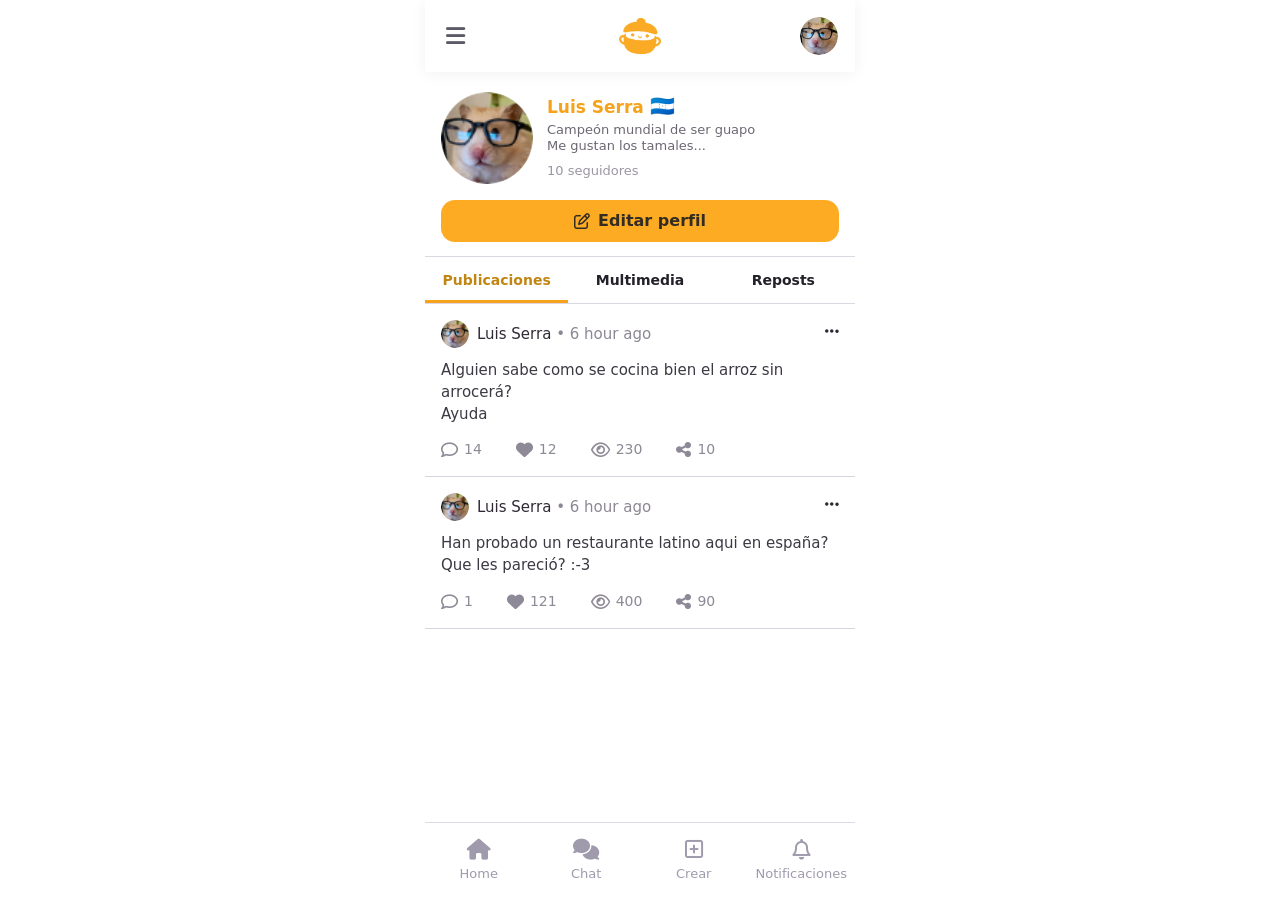
<file: profile.html>
<!doctype html>
<html lang="es">
<head>
  <meta charset="utf-8">
  <meta name="viewport" content="width=device-width, initial-scale=1">
  <meta name="apple-mobile-web-app-capable" content="yes">

  <title>Milpa - Perfil</title>

  <link rel="stylesheet" href="https://cdn.jsdelivr.net/npm/bootstrap@5.3.8/dist/css/bootstrap.min.css">
  <link rel="stylesheet" href="https://cdnjs.cloudflare.com/ajax/libs/font-awesome/6.5.2/css/all.min.css">

  <link rel="stylesheet" href="css/base.css">
  <link rel="stylesheet" href="css/profile.css">
</head>

<body class="bg-white app-body">

  <div class="app-screen home-screen">

    <!-- barra de arriba -->
    <nav class="home-topbar">
      <button class="icon-btn" type="button"
              data-bs-toggle="offcanvas"
              data-bs-target="#milpaMenu"
              aria-label="Abrir menú">
        <i class="fa-solid fa-bars"></i>
      </button>

      <a href="home.html" class="home-logo-link" aria-label="Inicio">
        <img src="img/logo.png" alt="Milpa" class="home-logo">
      </a>

      <button class="avatar-btn" type="button" onclick="window.location.href='profile.html'">
        <img src="img/avatar.png" alt="Perfil" class="home-avatar">
      </button>
    </nav>

    <div class="offcanvas offcanvas-start milpa-offcanvas" tabindex="-1" id="milpaMenu" aria-labelledby="milpaMenuLabel">
      <div class="offcanvas-header milpa-sidebar-header">
        <div class="milpa-sidebar-brand">
          <img src="img/logo.png" alt="Milpa" class="milpa-sidebar-logo">
          <span class="milpa-sidebar-title">milpa</span>
        </div>
      </div>

      <div class="offcanvas-body milpa-sidebar-body">
        <a href="profile.html" class="sidebar-link">
          <i class="fa-regular fa-user"></i>
          <span>Perfil</span>
        </a>

        <a href="settings.html" class="sidebar-link">
          <i class="fa-solid fa-gear"></i>
          <span>Ajustes</span>
        </a>
      </div>
    </div>

    <main class="profile-page">


      <section class="profile-header-card">
        <div class="profile-top">
          <img src="img/avatar.png" alt="Luis Serra" class="profile-main-avatar">

          <div class="profile-main-info">
            <h1 class="profile-name">
              Luis Serra <span class="profile-flag">🇭🇳</span>
            </h1>

            <p class="profile-bio">
              Campeón mundial de ser guapo<br>
              Me gustan los tamales...
            </p>

            <span class="profile-followers">10 seguidores</span>
          </div>
        </div>

        <button type="button" class="profile-edit-btn" onclick="window.location.href='edit-profile.html'">
          <i class="fa-regular fa-pen-to-square"></i>
          Editar perfil

        </button>
      </section>

   
      <div class="profile-tabs">
        <button type="button" class="profile-tab active" data-tab="posts">Publicaciones</button>
        <button type="button" class="profile-tab" data-tab="media">Multimedia</button>
        <button type="button" class="profile-tab" data-tab="reposts">Reposts</button>
      </div>

     
      <section class="profile-panel active" id="posts">

        <article class="profile-post">
          <div class="profile-post-header">
            <div class="profile-post-user">
              <img src="img/avatar.png" alt="Luis Serra" class="profile-post-avatar">
              <h2 class="profile-post-name">Luis Serra <span>• 6 hour ago</span></h2>
            </div>

            <button type="button" class="profile-post-more">
              <i class="fa-solid fa-ellipsis"></i>
            </button>
          </div>

          <p class="profile-post-text">
            Alguien sabe como se cocina bien el arroz sin arrocerá?
            <br>Ayuda
          </p>

          <div class="profile-post-actions">
            <button class="profile-action" type="button">
              <i class="fa-regular fa-comment"></i>
              <span>14</span>
            </button>

            <button class="profile-action like-btn" type="button">
              <i class="fa-solid fa-heart"></i>
              <span>12</span>
            </button>

            <button class="profile-action" type="button">
              <i class="fa-regular fa-eye"></i>
              <span>230</span>
            </button>

            <button class="profile-action" type="button">
              <i class="fa-solid fa-share-nodes"></i>
              <span>10</span>
            </button>
          </div>
        </article>

        <article class="profile-post">
          <div class="profile-post-header">
            <div class="profile-post-user">
              <img src="img/avatar.png" alt="Luis Serra" class="profile-post-avatar">
              <h2 class="profile-post-name">Luis Serra <span>• 6 hour ago</span></h2>
            </div>

            <button type="button" class="profile-post-more">
              <i class="fa-solid fa-ellipsis"></i>
            </button>
          </div>

          <p class="profile-post-text">
            Han probado un restaurante latino aqui en españa?
            <br>Que les pareció? :-3
          </p>

          <div class="profile-post-actions">
            <button class="profile-action" type="button">
              <i class="fa-regular fa-comment"></i>
              <span>1</span>
            </button>

            <button class="profile-action like-btn" type="button">
              <i class="fa-solid fa-heart"></i>
              <span>121</span>
            </button>

            <button class="profile-action" type="button">
              <i class="fa-regular fa-eye"></i>
              <span>400</span>
            </button>

            <button class="profile-action" type="button">
              <i class="fa-solid fa-share-nodes"></i>
              <span>90</span>
            </button>
          </div>
        </article>

      </section>

      <section class="profile-panel" id="media">
        <div class="profile-empty">
          <i class="fa-regular fa-image"></i>
          <p>Aun no tienes fotos!</p>
        </div>
      </section>

      <section class="profile-panel" id="reposts">
        <div class="profile-empty">
          <i class="fa-solid fa-retweet"></i>
          <p>Aun no tienes reposts!</p>
        </div>
      </section>

    </main>

    <nav class="bottom-nav">
      <a href="home.html" class="bottom-nav-link" data-page="home">
        <i class="fa-solid fa-house"></i>
        <span>Home</span>
      </a>

      <a href="chat.html" class="bottom-nav-link" data-page="chat">
        <i class="fa-solid fa-comments"></i>
        <span>Chat</span>
      </a>

      <a href="create.html" class="bottom-nav-link" data-page="create">
        <i class="fa-regular fa-square-plus"></i>
        <span>Crear</span>
      </a>

      <a href="notifications.html" class="bottom-nav-link" data-page="notifications">
        <i class="fa-regular fa-bell"></i>
        <span>Notificaciones</span>
      </a>
    </nav>

  </div>

  <script src="https://cdn.jsdelivr.net/npm/bootstrap@5.3.8/dist/js/bootstrap.bundle.min.js"></script>
  <script src="js/home.js"></script>
  <script src="js/profile.js"></script>
</body>
</html>
</file>
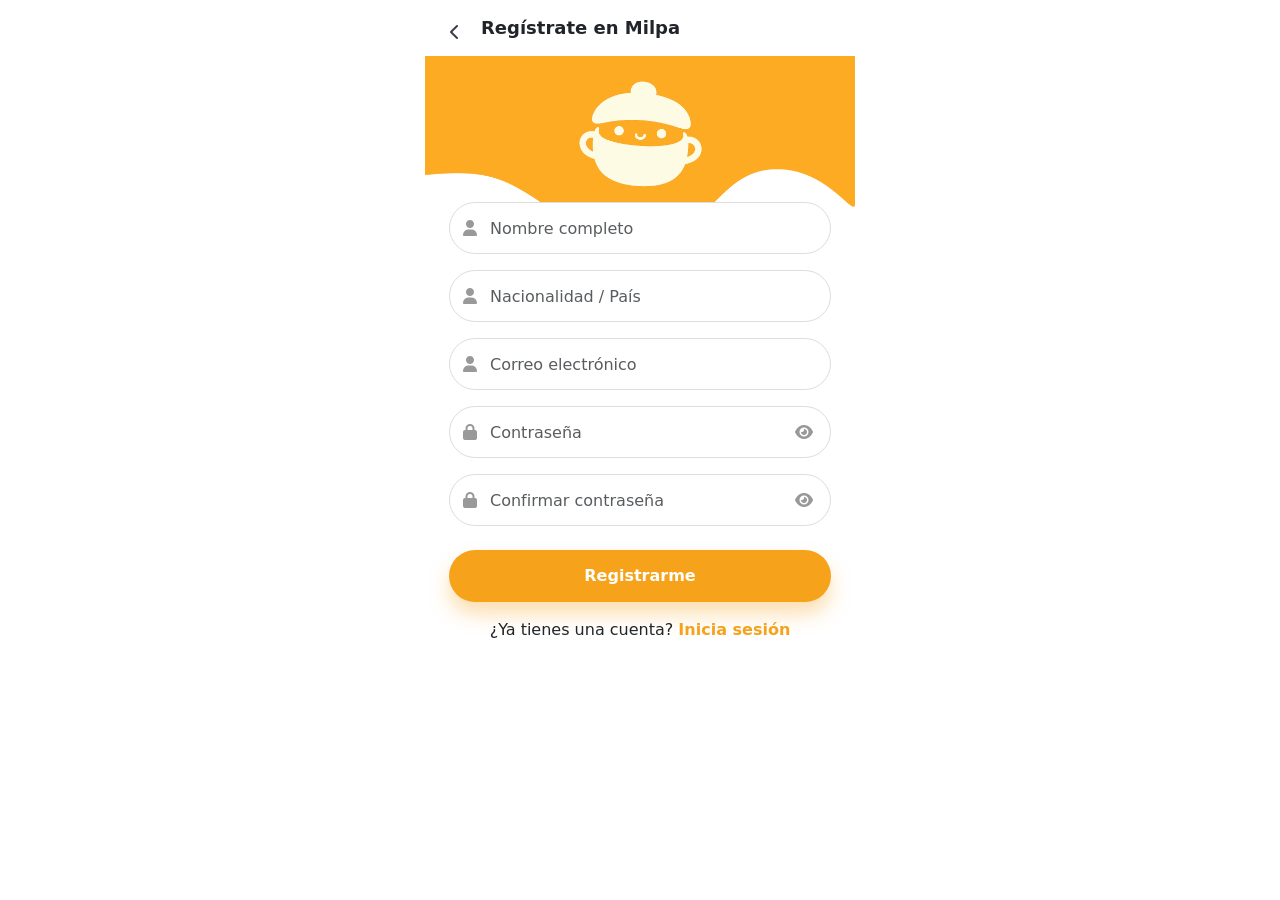
<file: register.html>
<!doctype html>
<html lang="es">
<head>
  <meta charset="utf-8">
  <meta name="viewport" content="width=device-width, initial-scale=1">
  <meta name="apple-mobile-web-app-capable" content="yes">

  <title>Milpa - Registro</title>

  
  <link rel="stylesheet" href="https://cdn.jsdelivr.net/npm/bootstrap@5.3.8/dist/css/bootstrap.min.css">


  <link rel="stylesheet" href="https://cdnjs.cloudflare.com/ajax/libs/font-awesome/6.5.2/css/all.min.css">

  <link rel="stylesheet" href="css/base.css">
  <link rel="stylesheet" href="css/auth.css">
</head>

<body class="bg-white">
  <div class="app-screen">


    <div class="topbar topbar-left">
      <a href="login.html" class="back-btn" aria-label="Volver">
        <i class="fa-solid fa-chevron-left"></i>
      </a>

      <h1 class="top-title top-title-left">Regístrate en Milpa</h1>
    </div>


    <header class="header-image">
      <img src="img/logo-white.png" alt="Header Milpa" class="header-image__img">
    </header>

 
    <main class="px-4 pb-4 form-overlap">
      <form class="mt-3" onsubmit="return false;">

        <div class="milpa-input mb-3">
          <span class="milpa-icon"><i class="fa-solid fa-user"></i></span>
          <input type="text" class="form-control milpa-control" placeholder="Nombre completo" required>
        </div>

        <div class="milpa-input mb-3">
          <span class="milpa-icon"><i class="fa-solid fa-user"></i></span>
          <input type="text" class="form-control milpa-control" placeholder="Nacionalidad / País" required>
        </div>

        <div class="milpa-input mb-3">
          <span class="milpa-icon"><i class="fa-solid fa-user"></i></span>
          <input type="email" class="form-control milpa-control" placeholder="Correo electrónico" required>
        </div>

        <div class="milpa-input mb-3">
  <span class="milpa-icon"><i class="fa-solid fa-lock"></i></span>
  <input id="regPassword" type="password" class="form-control milpa-control" placeholder="Contraseña" required>

  <button class="milpa-eye" type="button"
          onclick="togglePassword('regPassword','toggleIconReg')"
          aria-label="Mostrar u ocultar contraseña">
    <i class="fa-solid fa-eye" id="toggleIconReg"></i>
  </button>
</div>

<div class="milpa-input mb-4">
  <span class="milpa-icon"><i class="fa-solid fa-lock"></i></span>
  <input id="regConfirmPassword" type="password" class="form-control milpa-control" placeholder="Confirmar contraseña" required>

  <button class="milpa-eye" type="button"
          onclick="togglePassword('regConfirmPassword','toggleIconRegConfirm')"
          aria-label="Mostrar u ocultar contraseña">
    <i class="fa-solid fa-eye" id="toggleIconRegConfirm"></i>
  </button>
</div>

        <button type="button" class="btn milpa-btn w-100 mb-3" onclick="window.location.href='verify.html'">
          Registrarme
        </button>

        <p class="text-center milpa-muted mb-3">
          ¿Ya tienes una cuenta? <a href="login.html" class="milpa-link fw-semibold">Inicia sesión</a>
        </p>

      </form>
    </main>

  </div>

  <script src="https://cdn.jsdelivr.net/npm/bootstrap@5.3.8/dist/js/bootstrap.bundle.min.js"></script>
  <script src="js/togglePassword.js"></script>
</body>
</html>
</file>
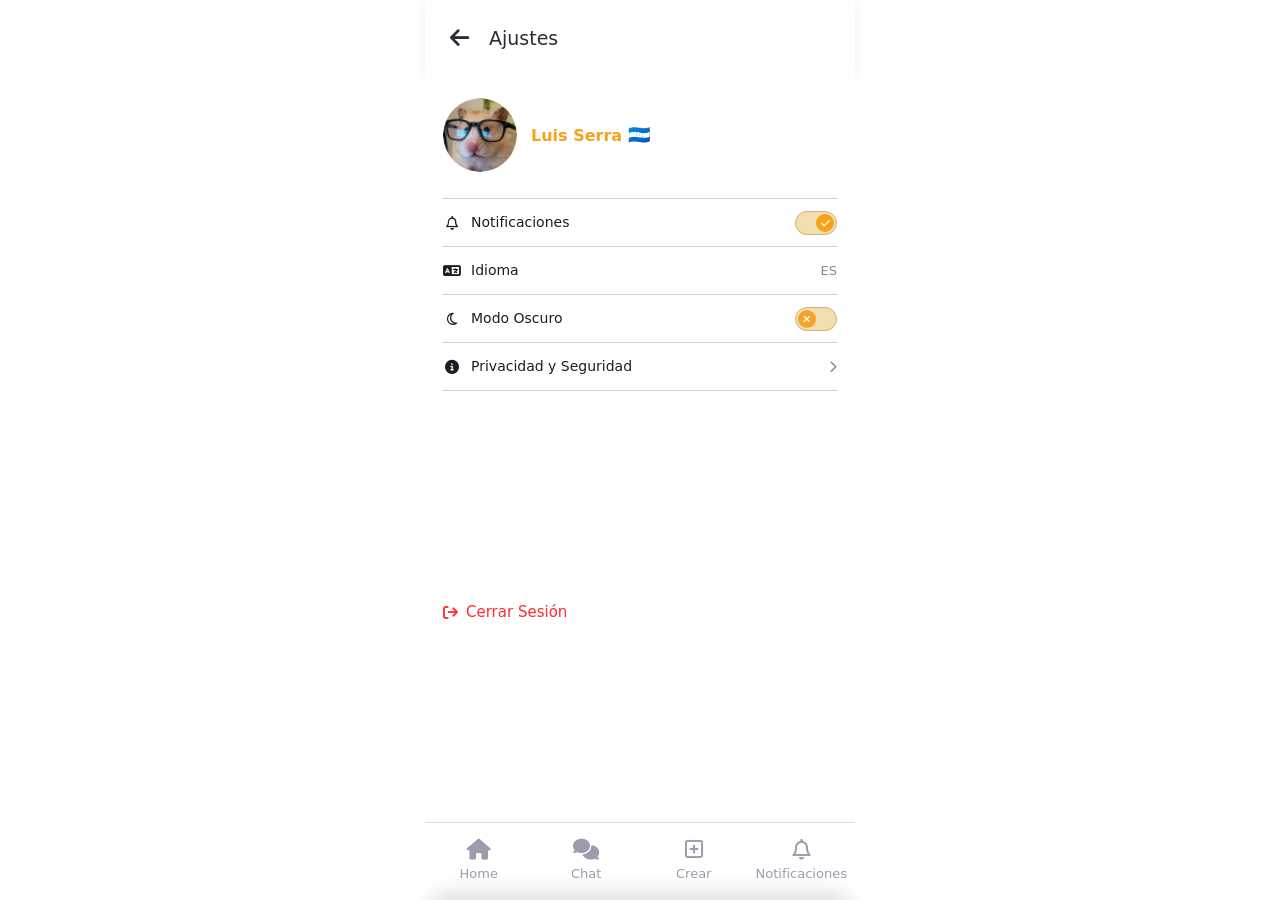
<file: settings.html>
<!doctype html>
<html lang="es">
<head>
  <meta charset="utf-8">
  <meta name="viewport" content="width=device-width, initial-scale=1">
  <meta name="apple-mobile-web-app-capable" content="yes">

  <title>Milpa - Ajustes</title>

  <link rel="stylesheet" href="https://cdn.jsdelivr.net/npm/bootstrap@5.3.8/dist/css/bootstrap.min.css">
  <link rel="stylesheet" href="https://cdnjs.cloudflare.com/ajax/libs/font-awesome/6.5.2/css/all.min.css">

  <link rel="stylesheet" href="css/base.css">
  <link rel="stylesheet" href="css/settings.css">
</head>

<body class="bg-white app-body">

  <div class="app-screen home-screen">

   
    <nav class="settings-topbar">
      <button class="settings-back-btn" type="button" onclick="window.location.href='profile.html'" aria-label="Volver">
        <i class="fa-solid fa-arrow-left"></i>
      </button>

      <h1 class="settings-title">Ajustes</h1>
    </nav>

    <main class="settings-page">

   
      <section class="settings-user-card">
        <img src="img/avatar.png" alt="Luis Serra" class="settings-user-avatar">

        <div class="settings-user-info">
          <h2 class="settings-user-name">Luis Serra <span class="settings-flag">🇭🇳</span></h2>
        </div>
      </section>

    
      <section class="settings-list">

        <div class="settings-item">
          <div class="settings-left">
            <i class="fa-regular fa-bell settings-icon"></i>
            <span>Notificaciones</span>
          </div>

          <button type="button" class="settings-toggle active" id="notificationsToggle" aria-label="Activar o desactivar notificaciones">
            <span class="settings-toggle-circle"><i class="fa-solid fa-check"></i></span>
          </button>
        </div>

        <div class="settings-item">
          <div class="settings-left">
            <i class="fa-solid fa-language settings-icon"></i>
            <span>Idioma</span>
          </div>

          <span class="settings-value">ES</span>
        </div>

        <div class="settings-item">
          <div class="settings-left">
            <i class="fa-regular fa-moon settings-icon"></i>
            <span>Modo Oscuro</span>
          </div>

          <button type="button" class="settings-toggle" id="darkModeToggle" aria-label="Activar o desactivar modo oscuro">
            <span class="settings-toggle-circle"><i class="fa-solid fa-xmark"></i></span>
          </button>
        </div>

        <div class="settings-item">
          <div class="settings-left">
            <i class="fa-solid fa-circle-info settings-icon"></i>
            <span>Privacidad y Seguridad</span>
          </div>

          <i class="fa-solid fa-chevron-right settings-arrow"></i>
        </div>

      </section>

  
      <div class="settings-logout-wrap">
        <button type="button" class="settings-logout-btn" id="openLogoutModal">
          <i class="fa-solid fa-arrow-right-from-bracket"></i>
          Cerrar Sesión
        </button>
      </div>

    </main>

    
    <nav class="bottom-nav">
      <a href="home.html" class="bottom-nav-link" data-page="home">
        <i class="fa-solid fa-house"></i>
        <span>Home</span>
      </a>

      <a href="chat.html" class="bottom-nav-link" data-page="chat">
        <i class="fa-solid fa-comments"></i>
        <span>Chat</span>
      </a>

      <a href="create.html" class="bottom-nav-link" data-page="create">
        <i class="fa-regular fa-square-plus"></i>
        <span>Crear</span>
      </a>

      <a href="notifications.html" class="bottom-nav-link" data-page="notifications">
        <i class="fa-regular fa-bell"></i>
        <span>Notificaciones</span>
      </a>
    </nav>


    <div class="logout-overlay" id="logoutOverlay"></div>

  
    <section class="logout-sheet" id="logoutSheet" aria-hidden="true">
      <div class="logout-handle"></div>

      <img src="img/logo.png" alt="Milpa" class="logout-logo">

      <p class="logout-question">¿Salir de <span>milpa</span>?</p>

      <button type="button" class="logout-confirm-btn" id="confirmLogout">
        Salir
      </button>

      <button type="button" class="logout-cancel-btn" id="cancelLogout">
        Cancelar
      </button>
    </section>

  </div>

  <script src="https://cdn.jsdelivr.net/npm/bootstrap@5.3.8/dist/js/bootstrap.bundle.min.js"></script>
  <script src="js/home.js"></script>
  <script src="js/settings.js"></script>
</body>
</html>
</file>
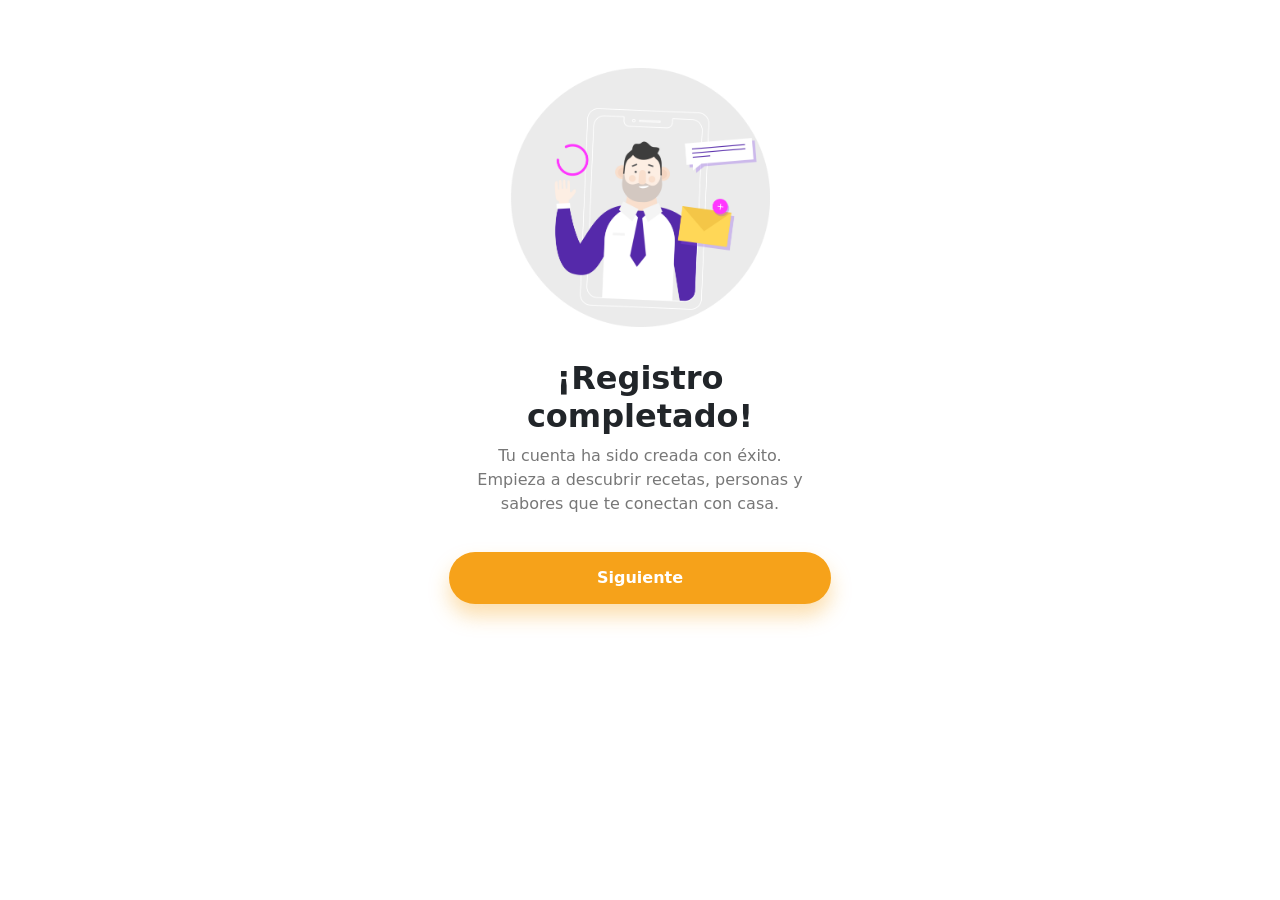
<file: success.html>
<!doctype html>
<html lang="es">
<head>
  <meta charset="utf-8">
  <meta name="viewport" content="width=device-width, initial-scale=1">
  <meta name="apple-mobile-web-app-capable" content="yes">

  <title>Milpa - Registro completado</title>


  <link rel="stylesheet" href="https://cdn.jsdelivr.net/npm/bootstrap@5.3.8/dist/css/bootstrap.min.css">


  <link rel="stylesheet" href="css/base.css">
  <link rel="stylesheet" href="css/auth.css">
</head>

<body class="bg-white">
  <div class="app-screen">

    <main class="px-4 pb-4 success-page">
      <div class="text-center success-block">

        <div class="success-illustration">
          <img src="img/verify-complete.png" alt="Registro completado">
        </div>

        <h2 class="success-title">¡Registro completado!</h2>

        <p class="success-subtitle">
          Tu cuenta ha sido creada con éxito.<br>
          Empieza a descubrir recetas, personas y<br>
          sabores que te conectan con casa.
        </p>

        <button type="button" class="btn milpa-btn w-100 mt-3" onclick="window.location.href='home.html'">
          Siguiente
        </button>

      </div>
    </main>

  </div>

  <script src="https://cdn.jsdelivr.net/npm/bootstrap@5.3.8/dist/js/bootstrap.bundle.min.js"></script>
</body>
</html>
</file>
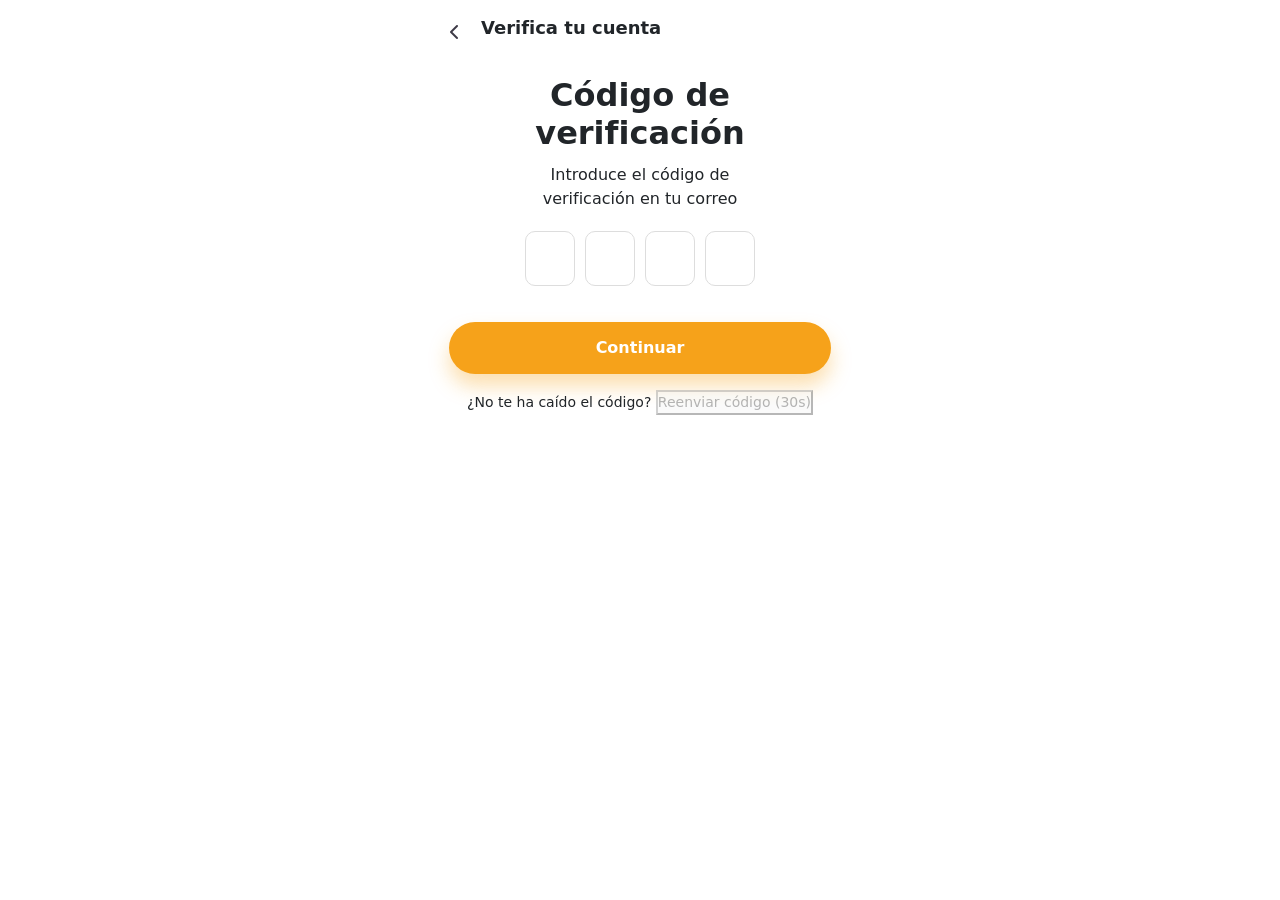
<file: verify.html>
<!doctype html>
<html lang="es">
<head>
  <meta charset="utf-8">
  <meta name="viewport" content="width=device-width, initial-scale=1">
  <meta name="apple-mobile-web-app-capable" content="yes">

  <title>Milpa - Verificación</title>


  <link rel="stylesheet" href="https://cdn.jsdelivr.net/npm/bootstrap@5.3.8/dist/css/bootstrap.min.css">


  <link rel="stylesheet" href="https://cdnjs.cloudflare.com/ajax/libs/font-awesome/6.5.2/css/all.min.css">


  <link rel="stylesheet" href="css/base.css">
  <link rel="stylesheet" href="css/auth.css">
  
</head>

<body class="bg-white">
  <div class="app-screen">


    <div class="topbar topbar-left">
      <a href="register.html" class="back-btn" aria-label="Volver">
        <i class="fa-solid fa-chevron-left"></i>
      </a>

      <h1 class="top-title top-title-left">Verifica tu cuenta</h1>
    </div>

    <main class="px-4 pb-4 verify-page">
      <div class="text-center verify-block">

        <h2 class="verify-title">Código de verificación</h2>
        <p class="verify-subtitle">Introduce el código de<br>verificación en tu correo</p>

        <div class="verify-code" aria-label="Código de verificación">
          <input class="verify-box" inputmode="numeric" maxlength="1" aria-label="Dígito 1">
          <input class="verify-box" inputmode="numeric" maxlength="1" aria-label="Dígito 2">
          <input class="verify-box" inputmode="numeric" maxlength="1" aria-label="Dígito 3">
          <input class="verify-box" inputmode="numeric" maxlength="1" aria-label="Dígito 4">
        </div>

              <button type="button" class="btn milpa-btn w-100 mt-3"
                onclick="window.location.href='success.html'">
          Continuar
        </button>

        <p class="verify-resend mt-3">
          ¿No te ha caído el código?
          <button type="button" id="resendBtn" class="verify-resend-btn" disabled>
            Reenviar código (<span id="timer">30</span>s)
          </button>
        </p>

      </div>
    </main>

  </div>

  <script src="https://cdn.jsdelivr.net/npm/bootstrap@5.3.8/dist/js/bootstrap.bundle.min.js"></script>
</body>
</html>
</file>
<file: css/base.css>
:root{

  --milpa-orange: #F6A21A;
  --milpa-orange-hover: #ef9810;
  --milpa-orange-soft: rgba(246,162,26,.35);

  --milpa-text: #3d3a46;
  --milpa-text-dark: #2a2730;
  --milpa-muted: #8b8796;
  --milpa-muted-light: #bdbac6;

  --milpa-bg: #ffffff;
  --milpa-bg-soft: #f8f8fb;
  --milpa-line: #e7e3ec;

  --milpa-like: #F6A21A;
  --milpa-danger: #ff2a20;
  --milpa-success: #22c55e;

  --milpa-shadow-soft: 0 2px 14px rgba(0,0,0,.06);
  --milpa-shadow-card: 0 2px 8px rgba(0,0,0,.03);
  --milpa-shadow-btn: 0 12px 20px rgba(246,162,26,.35);

  --radius-lg: 22px;
  --radius-md: 16px;
  --radius-pill: 999px;

--milpa-orange: #F6A21A;
  --milpa-orange-soft: rgba(246,162,26,.35);
  --milpa-text: #3d3a46;
  --milpa-muted: #8b8796;
  --milpa-line: #e7e3ec;
  --milpa-bg-soft: #f8f8fb;
  --milpa-like: #F6A21A;
  --milpa-search: #e8dfd0;
  --milpa-lilac-soft: #f1edf8;
  --milpa-lilac-icon: #b9b2c9;

}



*{
  margin:0;
  padding:0;
  box-sizing:border-box;
}

body{
  font-family: system-ui, -apple-system, Segoe UI, Roboto, Arial, sans-serif;
  background: var(--milpa-bg);
}


.app-screen{
  max-width:430px;
  margin:0 auto;
  min-height:100vh;
  background:#fff;
}


.milpa-btn{
  height:52px;
  border-radius:var(--radius-pill);
  background:var(--milpa-orange);
  color:#fff;
  font-weight:700;
  border:none;
  box-shadow:var(--milpa-shadow-btn);
}

.milpa-btn:hover{
  background:var(--milpa-orange-hover);
  color:#fff;
}



.home-topbar{
  position:sticky;
  top:0;
  z-index:20;
  height:72px;
  background:#fff;
  display:grid;
  grid-template-columns:48px 1fr 48px;
  align-items:center;
  padding:0 12px;
  box-shadow:var(--milpa-shadow-soft);
}

.icon-btn{
  border:0;
  background:transparent;
  width:36px;
  height:36px;
  display:grid;
  place-items:center;
  font-size:22px;
  cursor:pointer;
  color:#5d5968;
}

.home-logo{
  width:42px;
  height:42px;
  object-fit:contain;
}

.home-logo-link{
  display:flex;
  justify-content:center;
}

.home-avatar{
  width:38px;
  height:38px;
  border-radius:999px;
  object-fit:cover;
}

/* hmb menu del lado */

.milpa-offcanvas{
  width:260px;
}

.milpa-sidebar-header{
  border:none;
  padding:24px 18px 10px 18px;
}

.milpa-sidebar-brand{
  display:flex;
  align-items:center;
  gap:10px;
}

.milpa-sidebar-logo{
  width:34px;
  height:34px;
}

.milpa-sidebar-title{
  font-size:24px;
  font-weight:800;
  color:var(--milpa-orange);
}

.sidebar-link{
  display:flex;
  align-items:center;
  gap:14px;
  text-decoration:none;
  color:#333;
  padding:14px 0;
  font-size:16px;
}

.sidebar-link i{
  width:22px;
}

/* navbar inferior */

.bottom-nav{
  position:fixed;
  left:50%;
  transform:translateX(-50%);
  bottom:0;
  width:100%;
  max-width:430px;
  height:78px;
  background:#fff;
  border-top:1px solid #ded9e7;
  display:grid;
  grid-template-columns:repeat(4,1fr);
  z-index:30;
}

.bottom-nav-link{
  position:relative;
  color:#a09aad;
  text-decoration:none;
  display:flex;
  flex-direction:column;
  align-items:center;
  justify-content:center;
  gap:4px;
  font-size:13px;
}

.bottom-nav-link i{
  font-size:21px;
}

.bottom-nav-link.active{
  color:var(--milpa-orange);
}

.bottom-nav-link.active::before{
  content:"";
  position:absolute;
  top:0;
  width:38px;
  height:3px;
  border-radius:999px;
  background:var(--milpa-orange);
}

.icon-btn,
.avatar-btn,
.post-menu-btn{
  border: 0;
  background: transparent;
  padding: 0;
  cursor: pointer;
}


.post-actions{
  display: flex;
  justify-content: space-between;
  align-items: center;
  gap: 8px;
  padding-top: 4px;
}

.post-action{
  border: 0;
  background: transparent;
  color: #8b8796;
  display: flex;
  align-items: center;
  gap: 6px;
  font-size: 14px;
  cursor: pointer;
}

.post-action i{
  font-size: 16px;
}
</file>
<file: css/auth.css>
/*  splash screen*/

.splash-body{
  background:#fff;
  height:100vh;
  display:flex;
  justify-content:center;
  align-items:center;
}

.splash-container{
  display:flex;
  justify-content:center;
  align-items:center;
  height:100vh;
}

.splash-logo{
  width:140px;
  animation: splashAnim 1.6s ease-in-out infinite;
}

@keyframes splashAnim{
  0%{transform:scale(1)}
  50%{transform:scale(1.1)}
  100%{transform:scale(1)}
}



/* top bar de auth*/

.topbar{
  display: grid;
  grid-template-columns: 44px 1fr 44px;
  align-items: center;
  padding: 14px 12px 6px;
}

.back-btn{
  width: 36px;
  height: 36px;
  border-radius: 10px;
  display: grid;
  place-items: center;
  color: var(--milpa-text);
  text-decoration: none;
}

.back-btn:hover{
  background: rgba(0,0,0,.04);
}

.top-title{
  font-weight:700;
  font-size:18px;
}



/* milpa header auth */

.header-image{
  width:100%;
  height:170px;
  overflow:hidden;
}

.header-image img{
  width:100%;
  height:100%;
  object-fit:cover;
}



/*  form */

.form-overlap{
  margin-top:-60px;
  padding:20px;
  background:#fff;
  border-radius:30px 30px 0 0;
  min-height:70vh;
}



/* inputs */

.milpa-input{
  position:relative;
  margin-bottom:15px;
}

.milpa-control{
  height:52px;
  border-radius:999px;
  padding-left:40px;
  border:1px solid #ddd;
}

.milpa-control:focus{
  box-shadow:none;
  border-color:#F6A21A;
}

.milpa-input i{
  position:absolute;
  left:14px;
  top:50%;
  transform:translateY(-50%);
  color:#999;
}

.milpa-eye{
  position: absolute;
  right: 10px;
  top: 50%;
  transform: translateY(-50%);
  border: 0;
  background: transparent;
  width: 40px;
  height: 40px;
  display: grid;
  place-items: center;
  color: #7d7a87;
  cursor: pointer;
}



/* links */

.milpa-link{
  color:#F6A21A;
  text-decoration:none;
  font-weight:600;
}



/*  btns de social */

.social-btn{
  width: 64px;
  height: 64px;
  border-radius: 999px;
  border: 1px solid #eee;
  background: #fff;
  box-shadow: 0 10px 18px rgba(0,0,0,.08);
  display: grid;
  place-items: center;
  cursor: pointer;
  font-size: 22px;
  color: #444;
}

.social-btn:hover{
  transform: translateY(-1px);
}



/*  verificar cuenta */

.verify-page{
  padding:20px;
  text-align:center;
}

.verify-title{
  font-weight:700;
  margin-bottom:10px;
}

.verify-code{
  display:flex;
  justify-content:center;
  gap:10px;
  margin:20px 0;
}

.verify-box{
  width:50px;
  height:55px;
  border-radius:10px;
  border:1px solid #ddd;
  text-align:center;
  font-size:20px;
}

.verify-resend{
  font-size:14px;
}



/* succes */

.success-page{
  text-align:center;
  padding:40px 20px;
}

.success-illustration{
  width: 100%;
  display: flex;
  justify-content: center;
  margin-bottom: 18px;
}

.success-illustration img{
  width: 260px;
  height: auto;
  display: block;
}

.success-title{
  font-weight:700;
  margin-top:10px;
}

.success-subtitle{
  color:#777;
  margin-bottom:20px;
}

.milpa-divider{
  display: flex;
  align-items: center;
  justify-content: center;
  gap: 12px;
  color: #a5a2af;
  font-size: 13px;
}

.milpa-divider::before,
.milpa-divider::after{
  content: "";
  height: 1px;
  background: #e9e7ef;
  flex: 1;
}

.milpa-check{
  color: var(--milpa-orange);
  font-size: 14px;
}

.milpa-checkbox{
  width: 18px;
  height: 18px;
  border: 2px solid var(--milpa-orange);
  cursor: pointer;
}

.milpa-checkbox:checked{
  background-color: var(--milpa-orange);
  border-color: var(--milpa-orange);
}
</file>
<file: css/chat-room.css>
.chat-room-screen{
  background:#f8f8fb;
  min-height:100vh;
  display:flex;
  flex-direction:column;
}

/* top navbar */
.chat-room-topbar{
  height:78px;
  background:#fff;
  display:grid;
  grid-template-columns:40px 1fr 44px;
  align-items:center;
  gap:12px;
  padding:0 16px;
  box-shadow:0 2px 14px rgba(0,0,0,.06);
}

.chat-room-back{
  width:36px;
  height:36px;
  border:0;
  background:transparent;
  color:#2f2a34;
  font-size:22px;
  display:grid;
  place-items:center;
}

.chat-room-user{
  min-width:0;
}

.chat-room-name{
  margin:0;
  font-size:17px;
  font-weight:500;
  color:#2f2a34;
  line-height:1.1;
}

.chat-room-status{
  margin:2px 0 0;
  font-size:13px;
  color:#8d8794;
  line-height:1.1;
}

.chat-room-avatar{
  width:38px;
  height:38px;
  border-radius:999px;
  object-fit:cover;
}

/* mensajes*/
.chat-room-messages{
  flex:1;
  overflow-y:auto;
  padding:18px 14px 20px;
}

.message-row{
  display:flex;
  width:100%;
  margin-bottom:6px;
}

.message-row-in{
  justify-content:flex-start;
}

.message-row-out{
  justify-content:flex-end;
}

.message-bubble{
  max-width:78%;
  padding:12px 14px;
  border-radius:16px;
  font-size:14px;
  line-height:1.35;
  color:#2f2a34;
  word-break:break-word;
}

.message-bubble-in{
  background:#efedf7;
  border-top-left-radius:10px;
}

.message-bubble-out{
  background:#f3deb2;
  border-top-right-radius:10px;
}

.message-time{
  font-size:12px;
  color:#8d8794;
  margin-bottom:14px;
}

.message-time-in{
  text-align:left;
  padding-left:2px;
}

.message-time-out{
  text-align:right;
  padding-right:2px;
}

.message-day{
  width:max-content;
  margin:0 auto 14px;
  padding:4px 10px;
  border-radius:999px;
  background:#f1d9a7;
  color:#9a7024;
  font-size:12px;
  line-height:1;
}

/* input*/
.chat-room-inputbar{
  background:#fff;
  border-top:1px solid #e5e0ea;
  padding:10px 12px 14px;
  display:grid;
  grid-template-columns:1fr 48px;
  gap:10px;
  align-items:center;
}

.chat-room-inputwrap{
  height:44px;
  background:#efedf4;
  border-radius:999px;
  display:grid;
  grid-template-columns:40px 1fr;
  align-items:center;
  padding:0 10px 0 6px;
}

.chat-room-attach{
  border:0;
  background:transparent;
  color:#8f8a98;
  font-size:18px;
  width:34px;
  height:34px;
  display:grid;
  place-items:center;
}

.chat-room-input{
  border:0;
  outline:none;
  background:transparent;
  font-size:14px;
  color:#3d3a46;
}

.chat-room-input::placeholder{
  color:#9a96a4;
}

.chat-room-send{
  width:44px;
  height:44px;
  border-radius:999px;
  border:0;
  background:var(--milpa-orange);
  color:#fff;
  font-size:18px;
  display:grid;
  place-items:center;
  box-shadow:0 8px 18px rgba(246,162,26,.28);
}

.chat-room-send:hover{
  background:var(--milpa-orange-hover);
}
</file>
<file: css/chat.css>
/* chats */

.chat-page{
  padding:24px 16px 90px 16px;
  background:var(--milpa-bg);
  min-height:100vh;
}

.chat-header-block{
  margin-bottom:22px;
}

.chat-title{
  font-size:22px;
  font-weight:900;
  color:#131313;
  margin-bottom:16px;
}

/* barra bsq*/

.chat-search{
  height:50px;
  background:var(--milpa-search);
  border-radius:999px;
  display:flex;
  align-items:center;
  padding:0 14px 0 18px;
}

.chat-search input{
  flex:1;
  border:0;
  outline:none;
  background:transparent;
  font-size:15px;
  color:#5a5348;
}

.chat-search input::placeholder{
  color:#5a5348;
}

.chat-search button{
  border:0;
  background:transparent;
  color:#4f483f;
  font-size:20px;
  width:34px;
  height:34px;
  cursor:pointer;
}

/* lista de chats */

.chat-list{
  display:flex;
  flex-direction:column;
  gap:14px;
}

.chat-item{
  width:100%;
}

.chat-item-btn{
  width:100%;
  border:0;
  background:transparent;
  display:flex;
  align-items:flex-start;
  gap:12px;
  text-align:left;
  padding:6px 0;
  cursor:pointer;
}

/* avatar pfp*/

.chat-avatar-wrap{
  position:relative;
  width:48px;
  height:48px;
  flex-shrink:0;
}

.chat-avatar{
  width:48px;
  height:48px;
  border-radius:999px;
  object-fit:cover;
  display:block;
}

.chat-status{
  position:absolute;
  right:0;
  bottom:2px;
  width:10px;
  height:10px;
  border-radius:999px;
  border:2px solid #fff;
}

.chat-status.online{
  background:var(--milpa-success);
}

.chat-status.offline{
  background:#b3b3b3;
}

/* info */

.chat-info{
  flex:1;
  min-width:0;
}

.chat-row-top{
  display:flex;
  justify-content:space-between;
  align-items:center;
  gap:12px;
  margin-bottom:3px;
}

.chat-name{
  margin:0;
  font-size:15px;
  font-weight:800;
  color:#181818;
}

.chat-time{
  font-size:13px;
  color:#8d8a90;
  white-space:nowrap;
}

.chat-row-bottom{
  display:flex;
  justify-content:space-between;
  align-items:center;
  gap:10px;
}

.chat-preview{
  margin:0;
  font-size:14px;
  color:#7d7a81;
  white-space:nowrap;
  overflow:hidden;
  text-overflow:ellipsis;
}

.chat-badge{
  min-width:24px;
  height:24px;
  padding:0 6px;
  border-radius:999px;
  background:var(--milpa-danger);
  color:#fff;
  font-size:12px;
  font-weight:700;
  display:inline-flex;
  align-items:center;
  justify-content:center;
}
</file>
<file: css/create.css>
.create-page{
  padding: 16px 16px 0;
  min-height: calc(100vh - 150px);
}

.create-top-actions{
  display: flex;
  justify-content: space-between;
  align-items: center;
  margin-bottom: 18px;
}

.create-close-btn{
  width: 34px;
  height: 34px;
  border: 0;
  background: transparent;
  color: #b8b1c5;
  font-size: 22px;
  display: grid;
  place-items: center;
  cursor: pointer;
}

.create-publish-btn{
  min-width: 104px;
  height: 44px;
  border-radius: 999px;
  background: var(--milpa-orange);
  color: #fff;
  font-weight: 600;
  border: none;
  box-shadow: 0 8px 18px rgba(246,162,26,.28);
}

.create-publish-btn:hover{
  background: #ef9810;
  color: #fff;
}

.create-user-block{
  display: flex;
  align-items: flex-start;
  gap: 12px;
  margin-bottom: 18px;
}

.create-user-avatar{
  width: 42px;
  height: 42px;
  border-radius: 999px;
  object-fit: cover;
  flex-shrink: 0;
}

.create-user-info{
  flex: 1;
  min-width: 0;
}

.create-user-name{
  margin: 0;
  font-size: 16px;
  line-height: 1.1;
  font-weight: 800;
  color: var(--milpa-text);
}

.create-user-country{
  margin: 0 0 8px;
  font-size: 13px;
  line-height: 1.1;
  color: #64606f;
}

.create-chips{
  display: flex;
  gap: 8px;
  flex-wrap: wrap;
}

.create-chip{
  height: 26px;
  padding: 0 10px;
  border-radius: 999px;
  border: 0;
  background: #f1d9a7;
  color: #9a7024;
  font-size: 13px;
  display: inline-flex;
  align-items: center;
  gap: 5px;
}

.create-chip i{
  font-size: 11px;
}

.create-chip-light{
  background: #f3e3c3;
}

.create-input-block{
  margin-bottom: 40px;
}

.create-textarea{
  width: 100%;
  min-height: 120px;
  border: 0;
  outline: none;
  resize: none;
  background: transparent;
  font-size: 24px;
  line-height: 1.35;
  color: var(--milpa-text);
}

.create-textarea::placeholder{
  color: #c3bfd0;
}

.create-tools-grid{
  display: grid;
  grid-template-columns: repeat(3, 1fr);
  gap: 26px 14px;
  padding: 8px 10px 0;
  
}

.create-tool{
  border: 0;
  background: transparent;
  display: flex;
  flex-direction: column;
  align-items: center;
  gap: 10px;
  text-align: center;
  cursor: pointer;
}

.create-tool-icon{
  width: 52px;
  height: 52px;
  border-radius: 999px;
  background: var(--milpa-lilac-soft);
  color: var(--milpa-lilac-icon);
  display: grid;
  place-items: center;
  font-size: 23px;
}

.create-tool-text{
  font-size: 18px;
  font-weight: 500;
}

.create-tool-label{
  font-size: 14px;
  color: #34313b;
}
</file>
<file: css/edit-profile.css>
.edit-topbar{
  height: 76px;
  background: #fff;
  display: flex;
  align-items: center;
  gap: 12px;
  padding: 0 16px;
  box-shadow: 0 2px 14px rgba(0,0,0,.06);
}

.edit-back-btn{
  width: 36px;
  height: 36px;
  border: 0;
  background: transparent;
  color: #2f2a34;
  font-size: 22px;
  display: grid;
  place-items: center;
}

.edit-title{
  margin: 0;
  font-size: 19px;
  font-weight: 500;
  color: #2f2a34;
}

.edit-profile-page{
  min-height: calc(100vh - 154px);
  background: var(--milpa-bg);
  padding: 34px 24px 30px;
}

/* foto */
.edit-photo-section{
  display: flex;
  flex-direction: column;
  align-items: center;
  margin-bottom: 34px;
}

.edit-profile-avatar{
  width: 102px;
  height: 102px;
  border-radius: 999px;
  object-fit: cover;
  margin-bottom: 10px;
}

.edit-photo-link{
  border: 0;
  background: transparent;
  color: #b77b14;
  font-size: 14px;
  font-weight: 400;
  text-decoration: underline;
  text-underline-offset: 6px;
}


.edit-form-section{
  margin-bottom: 28px;
}

.edit-field{
  margin-bottom: 14px;
}

.edit-field label{
  display: block;
  margin-bottom: 8px;
  font-size: 15px;
  font-weight: 500;
  color: #1f1b24;
}

.edit-field input{
  width: 100%;
  border: 0;
  border-bottom: 1px solid #cfc8da;
  background: transparent;
  padding: 8px 0 10px;
  outline: none;
  font-size: 15px;
  color: #494451;
}

/* flags */


.flag-btn{
  width: 42px;
  height: 28px;
  border: 0;
  background: transparent;
  border-radius: 8px;
  display: grid;
  place-items: center;
  padding: 0;
}

.flag-btn.active{
  outline: 3px solid var(--milpa-orange);
  outline-offset: 2px;
}

.flag-img{
  font-size: 28px;
  line-height: 1;
}

/* nacionalidad */
.edit-nationality-card{
  width: 100%;
  min-height: 56px;
  background: #f3deb2;
  border-radius: 16px;
  display: flex;
  align-items: center;
  justify-content: space-between;
  padding: 0 14px 0 16px;
  margin-bottom: 110px;
}

.edit-nationality-left{
  display: flex;
  align-items: center;
  gap: 12px;
}

.edit-nationality-flag{
  font-size: 24px;
}

.edit-nationality-text{
  font-size: 14px;
  font-weight: 500;
  color: #2d2831;
}

.edit-toggle-btn{
  width: 38px;
  height: 38px;
  border-radius: 999px;
  border: 0;
  background: #e6d9bd;
  color: #7d756a;
  display: grid;
  place-items: center;
  font-size: 18px;
}

.edit-toggle-btn.active{
  background: var(--milpa-orange);
  color: #fff;
}

/* submit */
.edit-submit-wrap{
  display: flex;
  justify-content: center;
}

.edit-submit-btn{
  width: 140px;
  height: 40px;
  border-radius: 14px;
  border: 0;
  background: #f3deb2;
  color: #2d2831;
  font-size: 16px;
  font-weight: 500;
}


.flag-img{
  width: 34px;
  height: 22px;
  object-fit: cover;
  border-radius: 4px;
}

.flag-btn{
  width: 42px;
  height: 28px;
  border: 0;
  background: transparent;
  border-radius: 6px;
  display: flex;
  align-items: center;
  justify-content: center;
  padding: 0;
}

.flag-btn img{
  width: 34px;
  height: 22px;
  object-fit: cover;
  border-radius: 4px;
}

.flag-btn.active{
  outline: 3px solid var(--milpa-orange);
  outline-offset: 2px;
}

.edit-flags-section{
  display: flex;
  justify-content: center;
  align-items: center;
  gap: 14px;
  margin: 18px 0 22px;
  flex-wrap: nowrap;
}

.edit-nationality-card{
  width: 100%;
  min-height: 58px;
  background: #f3deb2;
  border-radius: 18px;
  display: flex;
  align-items: center;
  justify-content: space-between;
  padding: 0 12px 0 16px;
  margin-bottom: 110px;
}

.edit-nationality-left{
  display: flex;
  align-items: center;
  gap: 12px;
}

.edit-nationality-flag{
  font-size: 24px;
  line-height: 1;
}

.edit-nationality-text{
  font-size: 14px;
  font-weight: 500;
  color: #2d2831;
}

.edit-toggle-btn{
  width: 54px;
  height: 34px;
  border-radius: 999px;
  border: 2px solid #1f1b24;
  background: #f3deb2;
  display: flex;
  align-items: center;
  justify-content: flex-end;
  padding: 2px;
  transition: all .25s ease;
}

.edit-toggle-circle{
  width: 26px;
  height: 26px;
  border-radius: 999px;
  background: var(--milpa-orange);
  color: #fff;
  display: grid;
  place-items: center;
  font-size: 14px;
  transition: all .25s ease;
}

.edit-toggle-btn.active{
  justify-content: flex-end;
}

.edit-toggle-btn:not(.active){
  justify-content: flex-start;
}

.edit-toggle-btn:not(.active) .edit-toggle-circle{
  background: #d5c6a4;
  color: #7f7460;
}
</file>
<file: css/home.css>
.home-content{
  padding:10px 14px 90px 14px;
  background:#f8f8fb;
  min-height:100vh;
}



/* pull to refresh */

.pull-to-refresh{
  position:relative;
  top:-60px;
  width:100%;
  height:1px;
  display:flex;
  justify-content:center;
  align-items:center;
  transition:top .5s ease;
  transition:height .5s ease;
}

.pull-to-refresh.seen{
  top:0 !important;
  height:6vh !important;
}




.post-card{
  background: #fff;
  border: 1px solid var(--milpa-line);
  border-radius: 22px;
  padding: 14px;
  margin-bottom: 14px;
  box-shadow: 0 2px 8px rgba(0,0,0,.03);
}



.post-header{
  display: flex;
  justify-content: space-between;
  align-items: flex-start;
  gap: 12px;
}

.post-user{
  display: flex;
  align-items: center;
  gap: 10px;
}

.post-avatar{
  width:36px;
  height:36px;
  border-radius:999px;
  object-fit:cover;
}

.post-name{
  font-weight:700;
  font-size:14px;
}



.post-text{
  font-size:14px;
  color:#3d3a46;
  margin-bottom:8px;
}


.post-image{
  width: 100%;
  border-radius: 10px;
  display: block;
  margin-bottom: 12px;
}


.post-actions{
  display:flex;
  gap:18px;
  font-size:18px;
}

.like-btn{
  cursor:pointer;
  color:#8b8796;
  transition:.2s;
}

.like-btn.liked{
  color:#F6A21A;
}

.post-actions i{
  cursor:pointer;
}



.home-space{
  height:90px;
}
</file>
<file: css/notifications.css>
.notifications-page{
  min-height: calc(100vh - 150px);
  background: var(--milpa-bg);
  padding-bottom: 90px;
}

.notifications-tabs{
  display: grid;
  grid-template-columns: repeat(3, 1fr);
  align-items: center;
  background: #fff;
  border-bottom: 1px solid #bfbac8;
  box-shadow: 0 1px 4px rgba(0,0,0,.04);
}

.notifications-tab{
  position: relative;
  height: 44px;
  border: 0;
  background: transparent;
  color: #8c8797;
  font-size: 14px;
  font-weight: 500;
  cursor: pointer;
}

.notifications-tab.active{
  color: #b77b14;
}

.notifications-tab.active::after{
  content: "";
  position: absolute;
  left: 0;
  bottom: 0;
  width: 100%;
  height: 3px;
  background: var(--milpa-orange);
}


.notifications-panel{
  display: none;
}

.notifications-panel.active{
  display: block;
}

.notifications-list{
  padding: 18px 8px 0;
}

.notification-item{
  width: 100%;
}

.notification-btn{
  width: 100%;
  border: 0;
  background: transparent;
  display: grid;
  grid-template-columns: 58px 1fr 24px;
  align-items: start;
  gap: 10px;
  text-align: left;
  padding: 12px 0;
}

.notification-avatar{
  width: 52px;
  height: 52px;
  border-radius: 999px;
  object-fit: cover;
}

.notification-info{
  min-width: 0;
}

.notification-text{
  margin: 0 0 4px;
  font-size: 15px;
  line-height: 1.3;
  color: #2a2730;
}

.notification-text strong{
  font-weight: 800;
}

.notification-time{
  font-size: 13px;
  color: #9b97a6;
}

.notification-more{
  color: #45414f;
  font-size: 16px;
  display: flex;
  align-items: center;
  justify-content: center;
  padding-top: 4px;
}


.mentions-list{
  padding-bottom: 10px;
}


.suggestions-box{
  border-top: 4px solid #c8c2d3;
  margin-top: 4px;
  padding: 10px 10px 0;
}

.suggestions-header{
  display: flex;
  justify-content: space-between;
  align-items: center;
  margin-bottom: 12px;
}

.suggestions-header h3{
  margin: 0;
  font-size: 14px;
  font-weight: 500;
  color: #3b3841;
}

.suggestions-header a{
  text-decoration: none;
  color: #b77b14;
  font-size: 14px;
  font-weight: 500;
}

.suggestions-grid{
  display: grid;
  grid-template-columns: repeat(2, 1fr);
  gap: 10px;
}

.suggestion-card{
  position: relative;
  background: #fff;
  border: 1px solid #d8d3de;
  border-radius: 18px;
  overflow: hidden;
  text-align: center;
  padding-bottom: 12px;
}

.suggestion-close{
  position: absolute;
  top: 6px;
  right: 6px;
  width: 22px;
  height: 22px;
  border: 0;
  border-radius: 999px;
  background: rgba(0,0,0,.35);
  color: #fff;
  font-size: 12px;
  display: grid;
  place-items: center;
  z-index: 2;
}

.suggestion-bg{
  width: 100%;
  height: 64px;
  object-fit: cover;
  display: block;
}

.suggestion-avatar{
  width: 88px;
  height: 88px;
  border-radius: 999px;
  object-fit: cover;
  border: 4px solid #fff;
  margin: -26px auto 8px;
  display: block;
  position: relative;
  z-index: 1;
}

.suggestion-body{
  padding: 0 10px;
}

.suggestion-body h4{
  margin: 0;
  font-size: 18px;
  font-weight: 500;
  color: #2f2b35;
}

.suggestion-country{
  margin: 2px 0 4px;
  font-size: 14px;
  color: #2f2b35;
}

.suggestion-mutuals{
  margin: 0 0 8px;
  font-size: 12px;
  color: #9893a0;
}

.suggestion-btn{
  width: 100%;
  height: 34px;
  border-radius: 999px;
  background: var(--milpa-orange);
  color: #fff;
  border: 0;
  font-weight: 500;
}

.suggestion-btn:hover{
  background: var(--milpa-orange-hover);
  color: #fff;
}
</file>
<file: css/profile.css>
.profile-page{
  min-height: calc(100vh - 150px);
  background: var(--milpa-bg);
  padding-bottom: 90px;
}

.profile-header-card{
  padding: 20px 16px 14px;
  background: #fff;
  border-bottom: 1px solid #dcd7e3;
}

.profile-top{
  display: flex;
  align-items: center;
  gap: 14px;
  margin-bottom: 16px;
}

.profile-main-avatar{
  width: 92px;
  height: 92px;
  border-radius: 999px;
  object-fit: cover;
  flex-shrink: 0;
}

.profile-main-info{
  min-width: 0;
}

.profile-name{
  margin: 0 0 4px;
  font-size: 17px;
  font-weight: 800;
  color: var(--milpa-orange);
}

.profile-flag{
  font-size: 20px;
}

.profile-bio{
  margin: 0 0 4px;
  font-size: 13px;
  line-height: 1.25;
  color: #6c6773;
}

.profile-followers{
  font-size: 13px;
  color: #9b96a3;
}

.profile-edit-btn{
  width: 100%;
  height: 42px;
  border: 0;
  border-radius: 14px;
  background: #FEAB24;
  color: #332c22;
  font-size: 16px;
  font-weight: 600;
  display: flex;
  align-items: center;
  justify-content: center;
  gap: 8px;
}

/* tabs */
.profile-tabs{
  display: grid;
  grid-template-columns: repeat(3, 1fr);
  align-items: center;
  background: #fff;
  border-bottom: 1px solid #dcd7e3;
}

.profile-tab{
  position: relative;
  height: 46px;
  border: 0;
  background: transparent;
  color: #242029;
  font-size: 14px;
  font-weight: 600;
  cursor: pointer;
}

.profile-tab.active{
  color: #c18512;
}

.profile-tab.active::after{
  content: "";
  position: absolute;
  left: 0;
  bottom: 0;
  width: 100%;
  height: 3px;
  background: var(--milpa-orange);
}


.profile-panel{
  display: none;
}

.profile-panel.active{
  display: block;
}

/* posts */
.profile-post{
  background: #fff;
  padding: 16px;
  border-bottom: 1px solid #d9d3df;
}

.profile-post-header{
  display: flex;
  justify-content: space-between;
  align-items: flex-start;
  gap: 12px;
  margin-bottom: 12px;
}

.profile-post-user{
  display: flex;
  align-items: center;
  gap: 8px;
}

.profile-post-avatar{
  width: 28px;
  height: 28px;
  border-radius: 999px;
  object-fit: cover;
}

.profile-post-name{
  margin: 0;
  font-size: 15px;
  font-weight: 500;
  color: #2f2a34;
}

.profile-post-name span{
  color: #8c8794;
  font-weight: 400;
}

.profile-post-more{
  border: 0;
  background: transparent;
  color: #2f2a34;
  font-size: 16px;
}

.profile-post-text{
  margin: 0 0 14px;
  font-size: 15px;
  line-height: 1.45;
  color: #3d3943;
}

.profile-post-actions{
  display: flex;
  align-items: center;
  justify-content: flex-start;
  gap: 34px;
}

.profile-action{
  border: 0;
  background: transparent;
  color: #8e8996;
  display: flex;
  align-items: center;
  gap: 6px;
  font-size: 14px;
}

.profile-action i{
  font-size: 17px;
}

.like-btn.liked{
  color: var(--milpa-orange);
}


.profile-empty{
  min-height: 280px;
  display: flex;
  flex-direction: column;
  align-items: center;
  justify-content: center;
  color: #9993a3;
  gap: 10px;
}

.profile-empty i{
  font-size: 30px;
}
</file>
<file: css/settings.css>
.settings-topbar{
  height: 76px;
  background: #fff;
  display: flex;
  align-items: center;
  gap: 12px;
  padding: 0 16px;
  box-shadow: 0 2px 14px rgba(0,0,0,.06);
}

.settings-back-btn{
  width: 36px;
  height: 36px;
  border: 0;
  background: transparent;
  color: #2f2a34;
  font-size: 22px;
  display: grid;
  place-items: center;
}

.settings-title{
  margin: 0;
  font-size: 19px;
  font-weight: 500;
  color: #2f2a34;
}

.settings-page{
  min-height: calc(100vh - 154px);
  background: var(--milpa-bg);
  padding: 22px 18px 24px;
  position: relative;
}

/* usuario */
.settings-user-card{
  display: flex;
  align-items: center;
  gap: 14px;
  margin-bottom: 26px;
}

.settings-user-avatar{
  width: 74px;
  height: 74px;
  border-radius: 999px;
  object-fit: cover;
}

.settings-user-name{
  margin: 0;
  font-size: 16px;
  font-weight: 800;
  color: var(--milpa-orange);
}

.settings-flag{
  font-size: 18px;
}

/* lista */
.settings-list{
  border-top: 1px solid #d6d0dc;
}

.settings-item{
  min-height: 48px;
  border-bottom: 1px solid #d6d0dc;
  display: flex;
  align-items: center;
  justify-content: space-between;
  gap: 14px;
}

.settings-left{
  display: flex;
  align-items: center;
  gap: 10px;
  color: #1f1b24;
  font-size: 14px;
}

.settings-icon{
  width: 18px;
  text-align: center;
  color: #1f1b24;
}

.settings-value{
  font-size: 13px;
  color: #8b8796;
}

.settings-arrow{
  font-size: 12px;
  color: #8b8796;
}

/* toggle */
.settings-toggle{
  width: 42px;
  height: 24px;
  border-radius: 999px;
  border: 1.5px solid #d7b26b;
  background: #f3deb2;
  display: flex;
  align-items: center;
  justify-content: flex-start;
  padding: 2px;
  transition: all .25s ease;
}

.settings-toggle-circle{
  width: 18px;
  height: 18px;
  border-radius: 999px;
  background: var(--milpa-orange);
  color: #fff;
  display: grid;
  place-items: center;
  font-size: 10px;
  transition: all .25s ease;
}

.settings-toggle.active{
  justify-content: flex-end;
}

.settings-toggle:not(.active) .settings-toggle-circle{
  background: #f4a62a;
  color: #fff;
}

/* logout */
.settings-logout-wrap{
  display: flex;
  justify-content: flex-start;
  margin-top: 210px;
}

.settings-logout-btn{
  border: 0;
  background: transparent;
  color: #ff2d2d;
  font-size: 15px;
  display: flex;
  align-items: center;
  gap: 8px;
}


.logout-overlay{
  position: fixed;
  inset: 0;
  background: rgba(0,0,0,.22);
  opacity: 0;
  pointer-events: none;
  transition: opacity .25s ease;
  z-index: 39;
}

.logout-overlay.show{
  opacity: 1;
  pointer-events: auto;
}

.logout-sheet{
  position: fixed;
  left: 50%;
  transform: translateX(-50%) translateY(100%);
  bottom: 0;
  width: 100%;
  max-width: 430px;
  background: #fff;
  border-top-left-radius: 24px;
  border-top-right-radius: 24px;
  padding: 10px 20px 24px;
  box-shadow: 0 -8px 20px rgba(0,0,0,.12);
  transition: transform .28s ease;
  z-index: 40;
}

.logout-sheet.show{
  transform: translateX(-50%) translateY(0);
}

.logout-handle{
  width: 34px;
  height: 4px;
  border-radius: 999px;
  background: #8f8b96;
  margin: 0 auto 18px;
}

.logout-logo{
  width: 72px;
  height: 72px;
  object-fit: contain;
  display: block;
  margin: 0 auto 8px;
}

.logout-question{
  text-align: center;
  margin: 0 0 16px;
  font-size: 18px;
  color: #2f2a34;
}

.logout-question span{
  color: var(--milpa-orange);
  font-weight: 800;
}

.logout-confirm-btn{
  width: 100%;
  height: 38px;
  border: 0;
  border-radius: 999px;
  background: #f03a3a;
  color: #fff;
  font-size: 14px;
  font-weight: 600;
  margin-bottom: 12px;
}

.logout-cancel-btn{
  width: 100%;
  height: 38px;
  border: 0;
  border-radius: 999px;
  background: #f3deb2;
  color: #4a4030;
  font-size: 14px;
  font-weight: 500;
}
</file>
